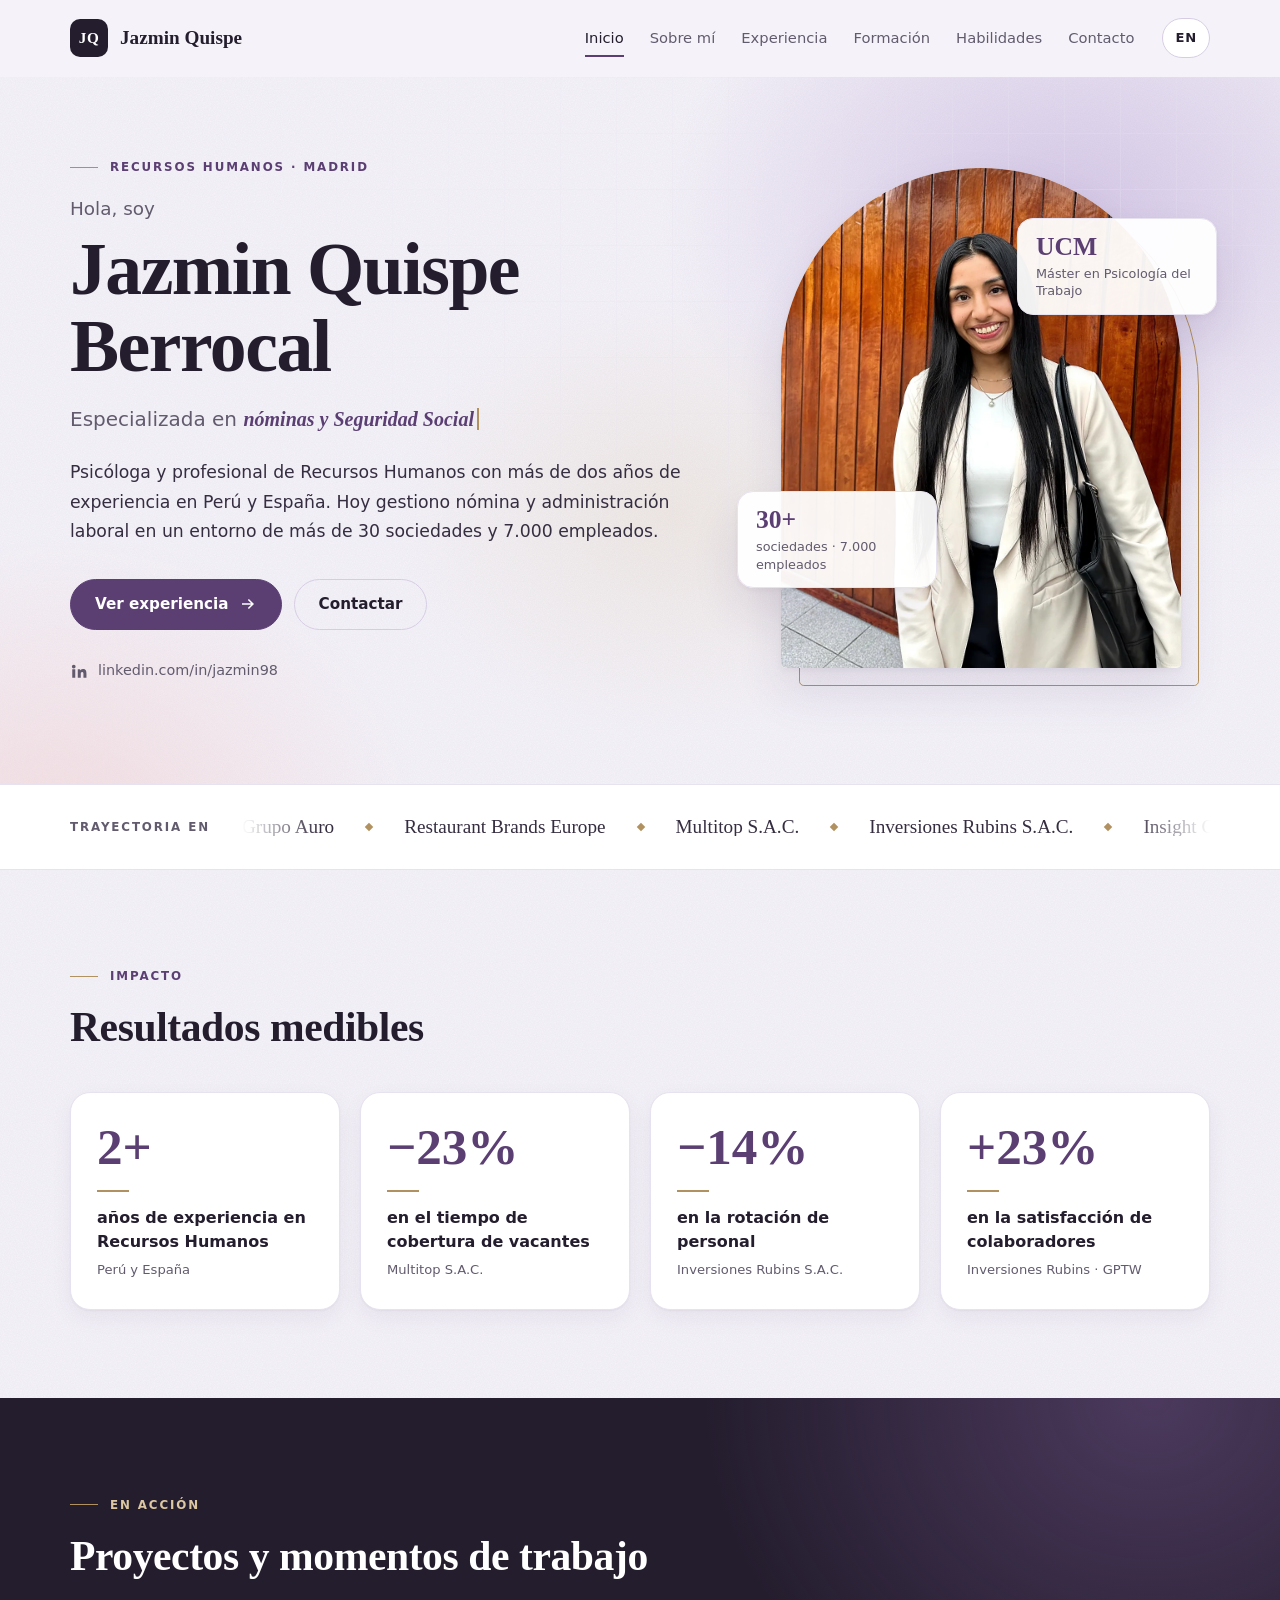
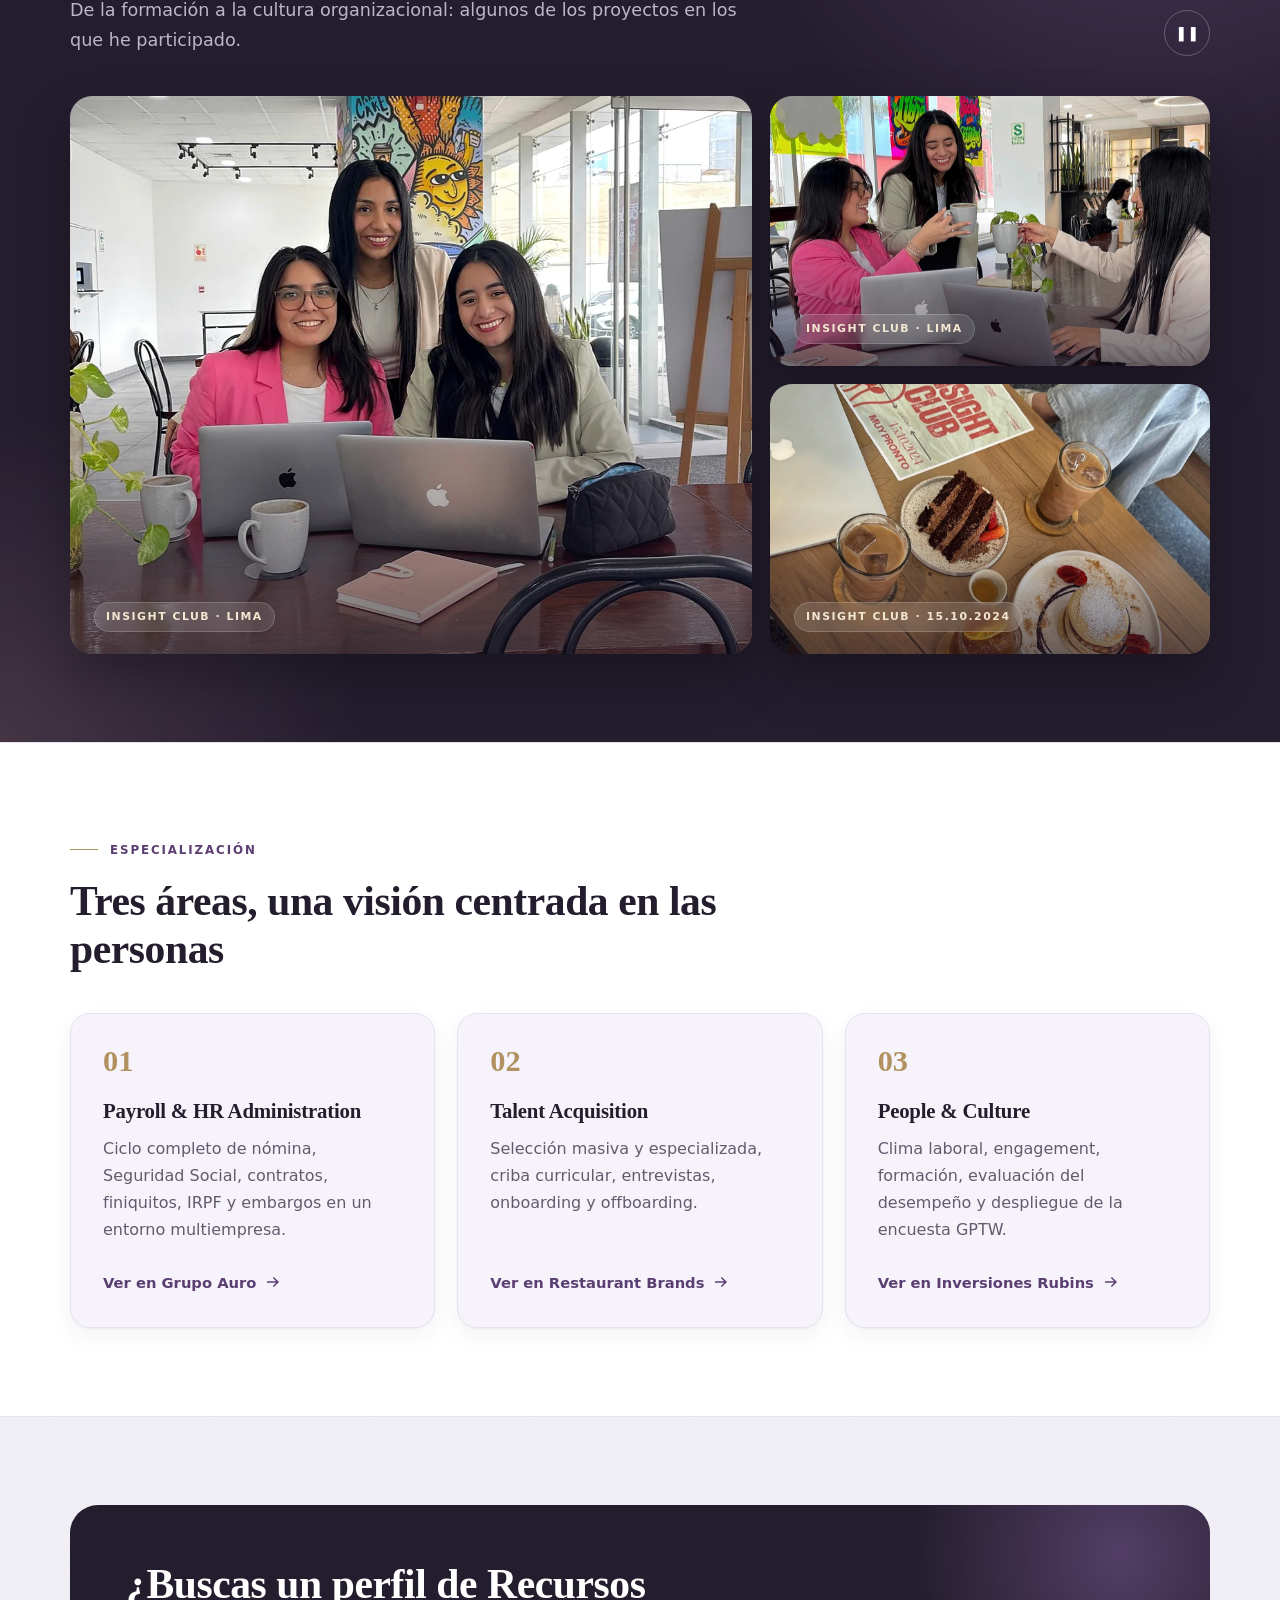
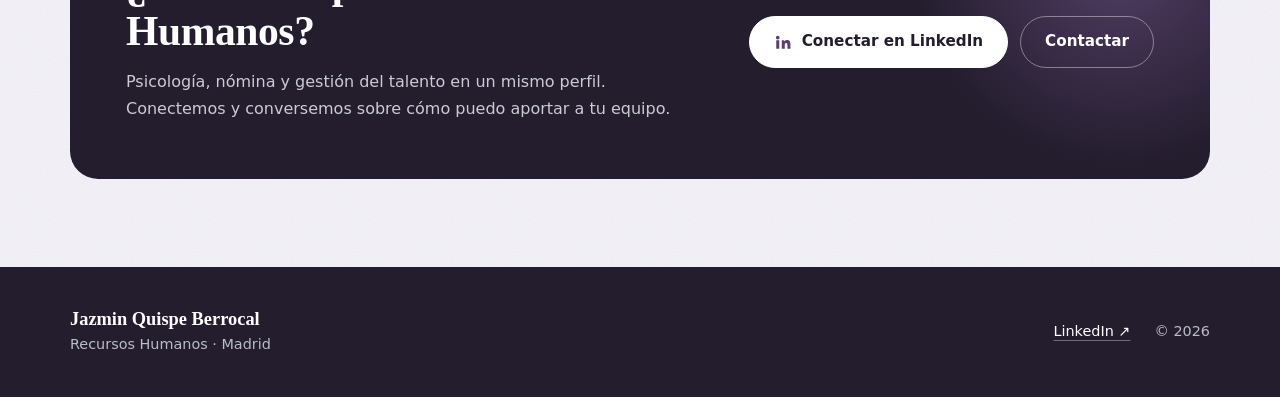
<file: index.html>
<!doctype html>
<html lang="es">

<head>
    <meta charset="UTF-8">
    <meta name="viewport" content="width=device-width, initial-scale=1">
    <meta name="description" content="Perfil profesional de Jazmin Quispe en Recursos Humanos: Payroll & HR Administration, Talent Acquisition y People & Culture.">
    <meta name="theme-color" content="#f6f4fa">
    <meta property="og:type" content="profile">
    <meta property="og:title" content="Jazmin Quispe | Recursos Humanos">
    <meta property="og:description" content="Payroll & HR Administration · Talent Acquisition · People & Culture · Madrid">
    <title>Jazmin Quispe | Recursos Humanos</title>
    <link rel="icon" href="./assets/favicon.svg" type="image/svg+xml">
    <link rel="stylesheet" href="./css/styles.css">
    <script src="./js/data.js" defer></script>
    <script src="./js/main.js" defer></script>
</head>

<body data-page="inicio">
    <a href="#contenido" class="skip">Saltar al contenido</a>
    <header class="header">
        <div class="container header-inner">
            <a class="brand" href="./index.html"><span class="brand-mark" aria-hidden="true">JQ</span><span class="brand-name">Jazmin Quispe</span></a>
            <nav class="navigation" id="navigation" aria-label="Principal"></nav>
            <button type="button" class="language-button" id="language-button" aria-label="Switch to English">EN</button>
            <button type="button" class="menu-toggle" id="menu-toggle" aria-controls="navigation" aria-expanded="false" aria-label="Abrir o cerrar menú"><span></span></button>
        </div>
    </header>
    <main id="contenido">
        <section class="hero">
            <div class="container hero-grid">
                <div class="hero-copy" id="hero-copy"></div>
                <div class="hero-visual">
                    <figure class="portrait portrait-hero">
                    <span class="portrait-fallback" aria-hidden="true">JQ</span>
                    <img class="portrait-img" alt="" width="640" height="800">
                </figure>
                    <div class="hero-badges" id="hero-badges"></div>
                </div>
            </div>
        </section>
        <section class="marquee" aria-labelledby="marquee-label">
            <div class="container marquee-inner">
                <p class="marquee-label" id="marquee-label"></p>
                <div class="marquee-track-wrap">
                    <div class="marquee-track" id="marquee-track"></div>
                </div>
            </div>
        </section>
        <section class="section">
            <div class="container" id="home-stats"></div>
        </section>
        <section class="section gallery" aria-labelledby="gallery-title">
            <div class="container">
                <div class="gallery-head">
                    <div id="gallery-heading"></div>
                    <button type="button" class="gallery-btn" id="gallery-toggle" aria-pressed="false">❚❚</button>
                </div>
                <ul class="mosaic" id="mosaic"></ul>
            </div>
        </section>
        <section class="section section-alt">
            <div class="container" id="home-areas"></div>
        </section>
        <section class="section">
            <div class="container">
                <div class="cta-band" id="home-cta"></div>
            </div>
        </section>
    </main>
    <footer class="footer">
        <div class="container footer-inner">
            <div>
                <p class="footer-name">Jazmin Quispe Berrocal</p>
                <p id="footer-copy">Recursos Humanos · Madrid</p>
            </div>
            <p class="footer-meta"><a id="footer-linkedin" href="https://www.linkedin.com/in/jazmin98" target="_blank" rel="noopener noreferrer">LinkedIn ↗</a><span>© <span id="year"></span></span></p>
        </div>
    </footer>
    <noscript>
        <p class="container">Activa JavaScript para consultar el contenido. / Enable JavaScript to view this site.</p>
    </noscript>
</body>

</html>
</file>
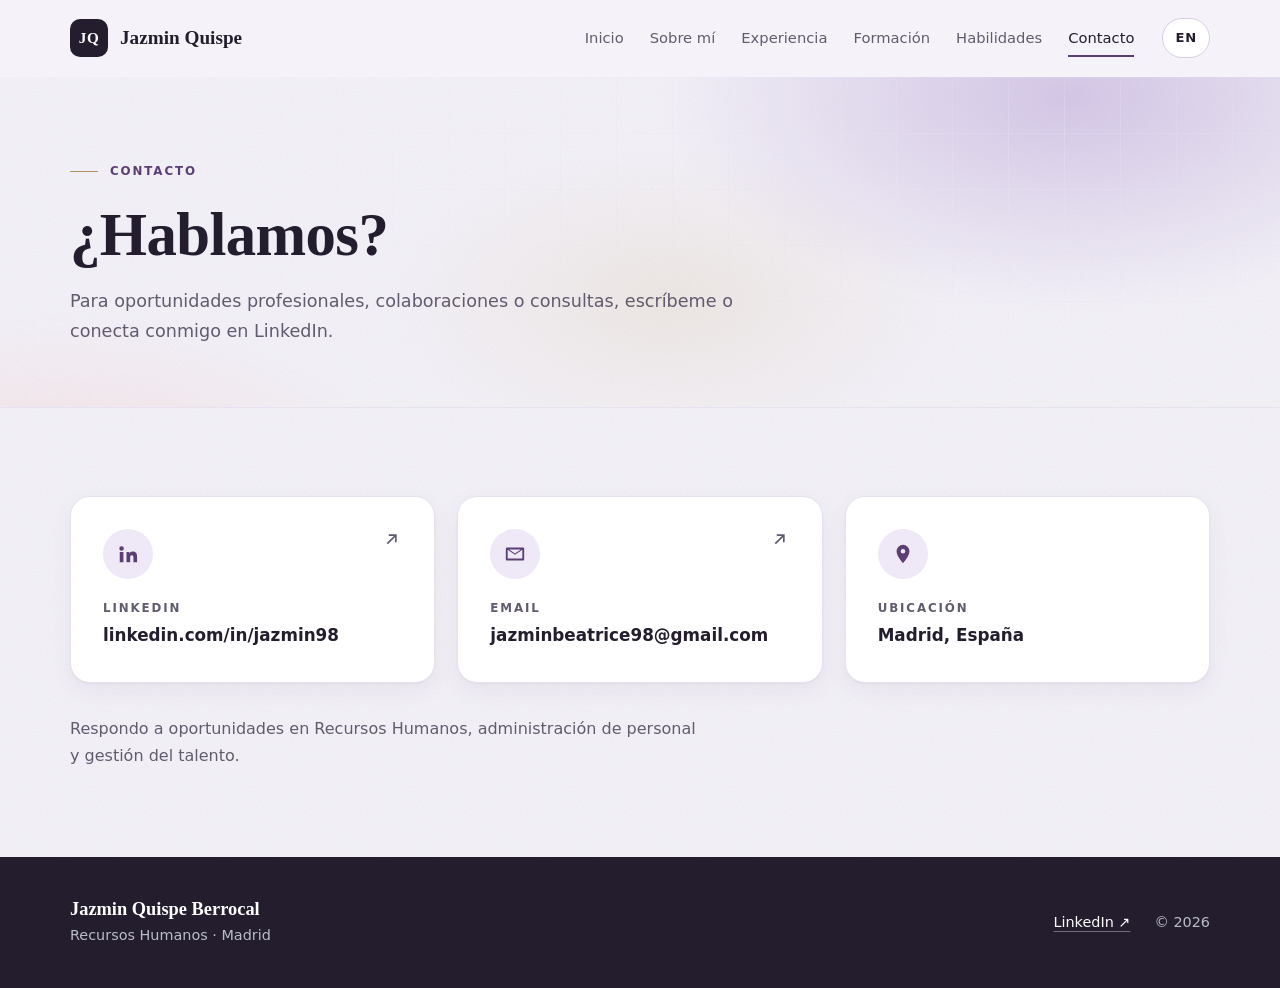
<file: contacto.html>
<!doctype html>
<html lang="es">

<head>
    <meta charset="UTF-8">
    <meta name="viewport" content="width=device-width, initial-scale=1">
    <meta name="description" content="Perfil profesional de Jazmin Quispe en Recursos Humanos: Payroll & HR Administration, Talent Acquisition y People & Culture.">
    <meta name="theme-color" content="#f6f4fa">
    <meta property="og:type" content="profile">
    <meta property="og:title" content="Jazmin Quispe | Recursos Humanos">
    <meta property="og:description" content="Payroll & HR Administration · Talent Acquisition · People & Culture · Madrid">
    <title>Jazmin Quispe | Recursos Humanos</title>
    <link rel="icon" href="./assets/favicon.svg" type="image/svg+xml">
    <link rel="stylesheet" href="./css/styles.css">
    <script src="./js/data.js" defer></script>
    <script src="./js/main.js" defer></script>
</head>

<body data-page="contacto">
    <a href="#contenido" class="skip">Saltar al contenido</a>
    <header class="header">
        <div class="container header-inner">
            <a class="brand" href="./index.html"><span class="brand-mark" aria-hidden="true">JQ</span><span class="brand-name">Jazmin Quispe</span></a>
            <nav class="navigation" id="navigation" aria-label="Principal"></nav>
            <button type="button" class="language-button" id="language-button" aria-label="Switch to English">EN</button>
            <button type="button" class="menu-toggle" id="menu-toggle" aria-controls="navigation" aria-expanded="false" aria-label="Abrir o cerrar menú"><span></span></button>
        </div>
    </header>
    <main id="contenido">
        <section class="page-banner">
            <div class="container" id="page-banner"></div>
        </section>
        <section class="section">
            <div class="container" id="contact"></div>
        </section>
    </main>
    <footer class="footer">
        <div class="container footer-inner">
            <div>
                <p class="footer-name">Jazmin Quispe Berrocal</p>
                <p id="footer-copy">Recursos Humanos · Madrid</p>
            </div>
            <p class="footer-meta"><a id="footer-linkedin" href="https://www.linkedin.com/in/jazmin98" target="_blank" rel="noopener noreferrer">LinkedIn ↗</a><span>© <span id="year"></span></span></p>
        </div>
    </footer>
    <noscript>
        <p class="container">Activa JavaScript para consultar el contenido. / Enable JavaScript to view this site.</p>
    </noscript>
</body>

</html>
</file>
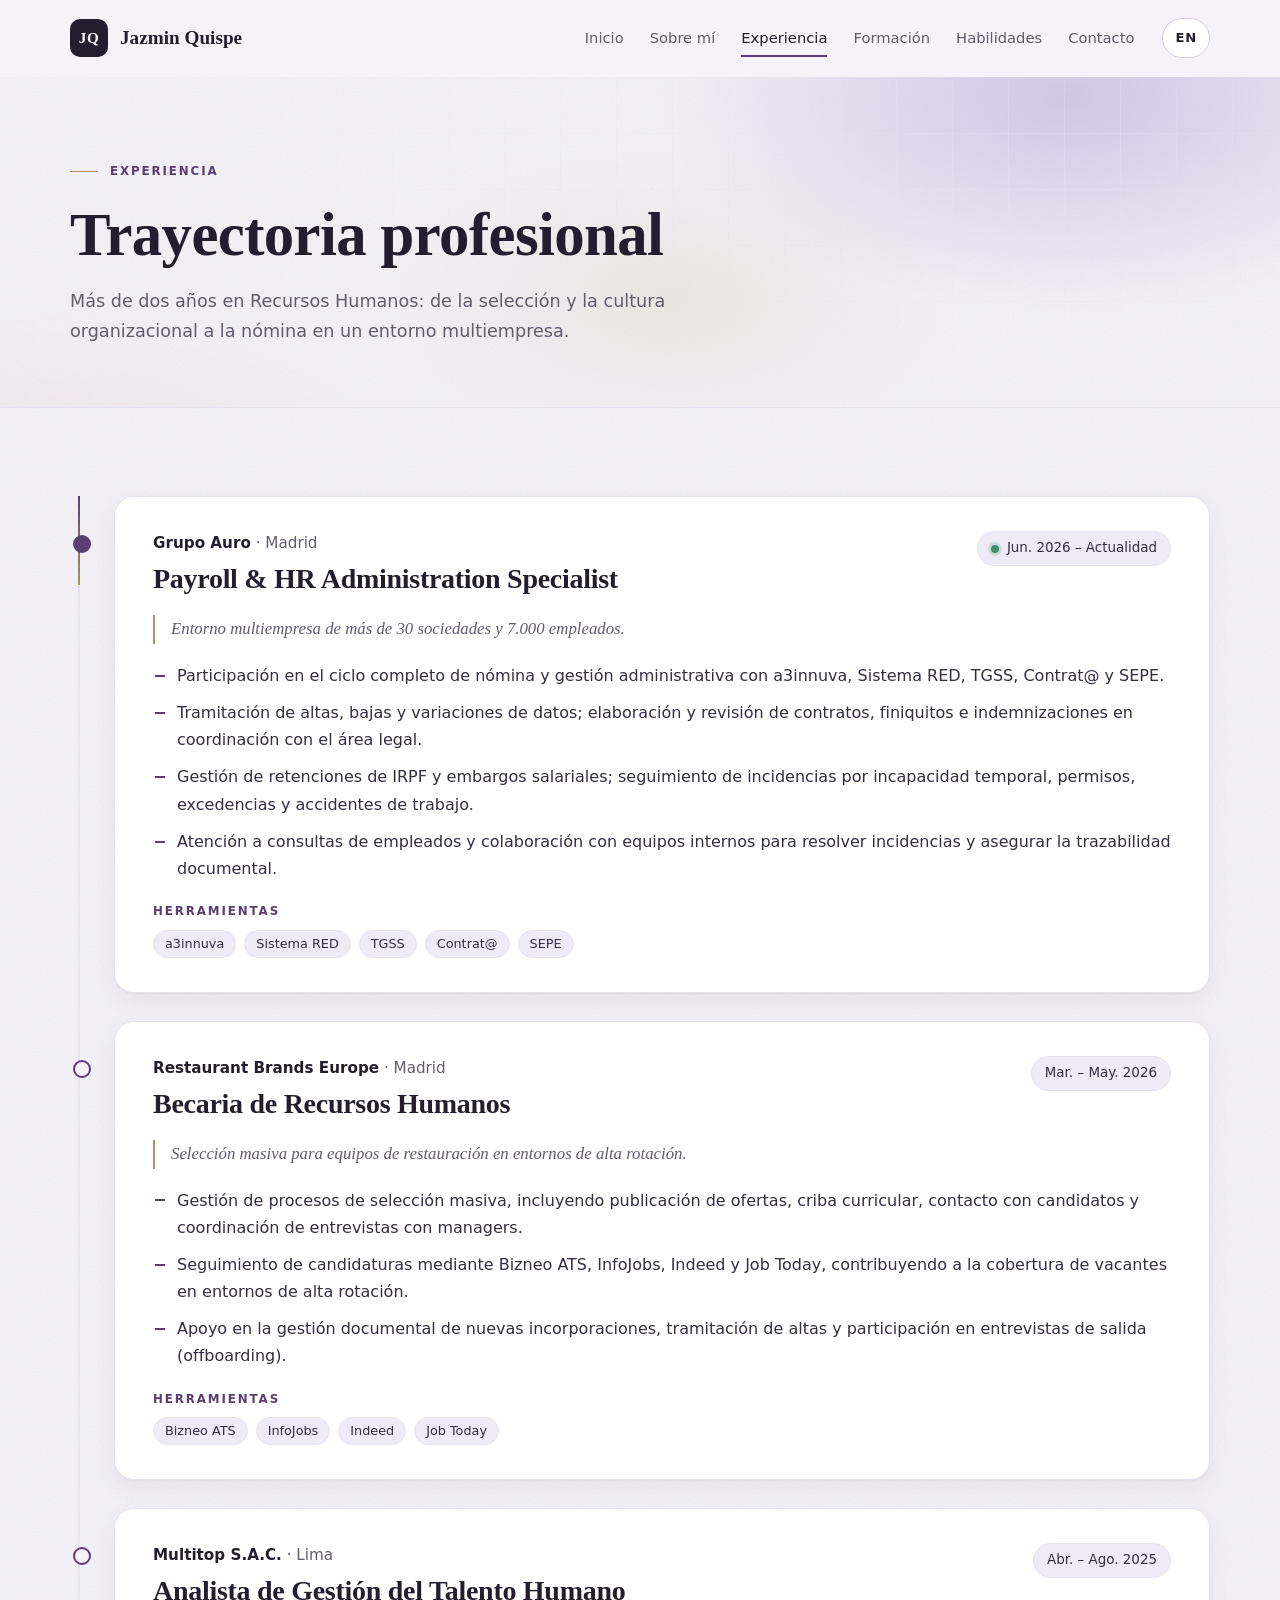
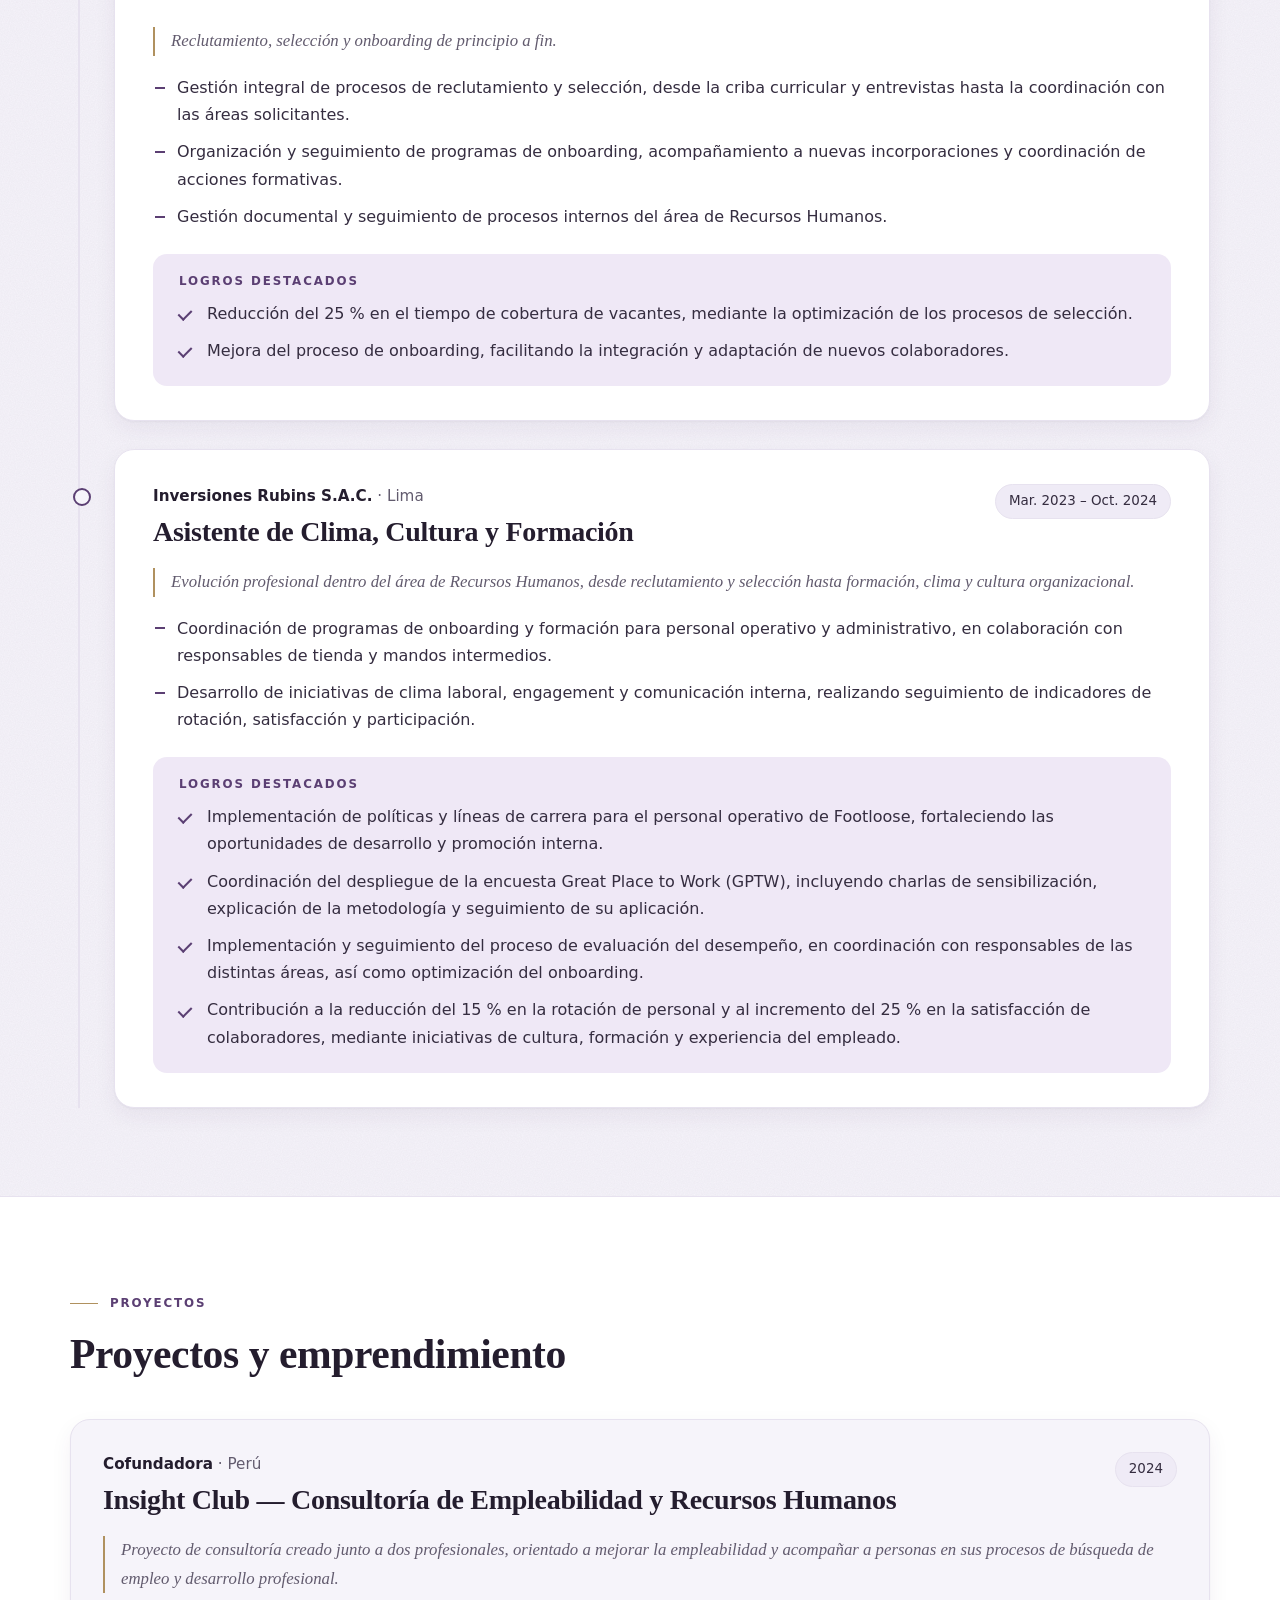
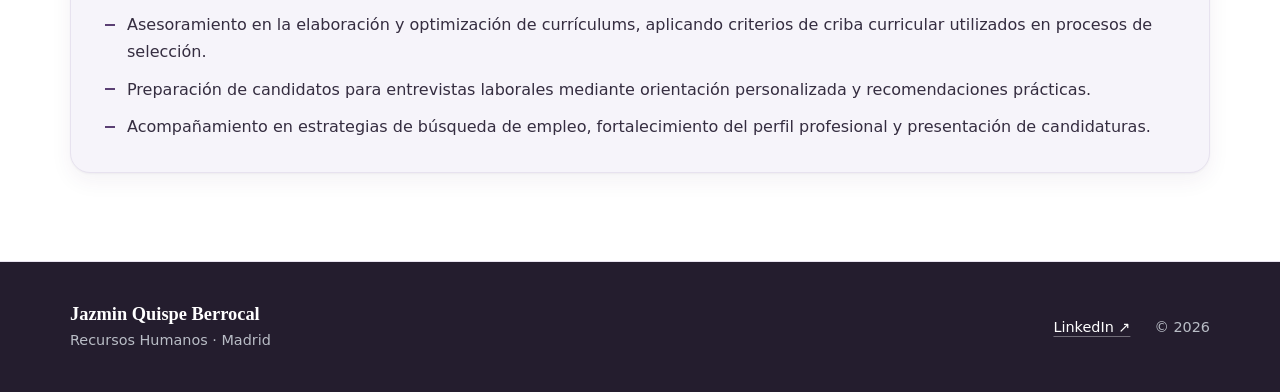
<file: experiencia.html>
<!doctype html>
<html lang="es">

<head>
    <meta charset="UTF-8">
    <meta name="viewport" content="width=device-width, initial-scale=1">
    <meta name="description" content="Perfil profesional de Jazmin Quispe en Recursos Humanos: Payroll & HR Administration, Talent Acquisition y People & Culture.">
    <meta name="theme-color" content="#f6f4fa">
    <meta property="og:type" content="profile">
    <meta property="og:title" content="Jazmin Quispe | Recursos Humanos">
    <meta property="og:description" content="Payroll & HR Administration · Talent Acquisition · People & Culture · Madrid">
    <title>Jazmin Quispe | Recursos Humanos</title>
    <link rel="icon" href="./assets/favicon.svg" type="image/svg+xml">
    <link rel="stylesheet" href="./css/styles.css">
    <script src="./js/data.js" defer></script>
    <script src="./js/main.js" defer></script>
</head>

<body data-page="experiencia">
    <a href="#contenido" class="skip">Saltar al contenido</a>
    <header class="header">
        <div class="container header-inner">
            <a class="brand" href="./index.html"><span class="brand-mark" aria-hidden="true">JQ</span><span class="brand-name">Jazmin Quispe</span></a>
            <nav class="navigation" id="navigation" aria-label="Principal"></nav>
            <button type="button" class="language-button" id="language-button" aria-label="Switch to English">EN</button>
            <button type="button" class="menu-toggle" id="menu-toggle" aria-controls="navigation" aria-expanded="false" aria-label="Abrir o cerrar menú"><span></span></button>
        </div>
    </header>
    <main id="contenido">
        <section class="page-banner">
            <div class="container" id="page-banner"></div>
        </section>
        <section class="section">
            <div class="container">
                <div class="timeline" id="experience-list"></div>
            </div>
        </section>
        <section class="section section-alt">
            <div class="container" id="project-list"></div>
        </section>
    </main>
    <footer class="footer">
        <div class="container footer-inner">
            <div>
                <p class="footer-name">Jazmin Quispe Berrocal</p>
                <p id="footer-copy">Recursos Humanos · Madrid</p>
            </div>
            <p class="footer-meta"><a id="footer-linkedin" href="https://www.linkedin.com/in/jazmin98" target="_blank" rel="noopener noreferrer">LinkedIn ↗</a><span>© <span id="year"></span></span></p>
        </div>
    </footer>
    <noscript>
        <p class="container">Activa JavaScript para consultar el contenido. / Enable JavaScript to view this site.</p>
    </noscript>
</body>

</html>
</file>
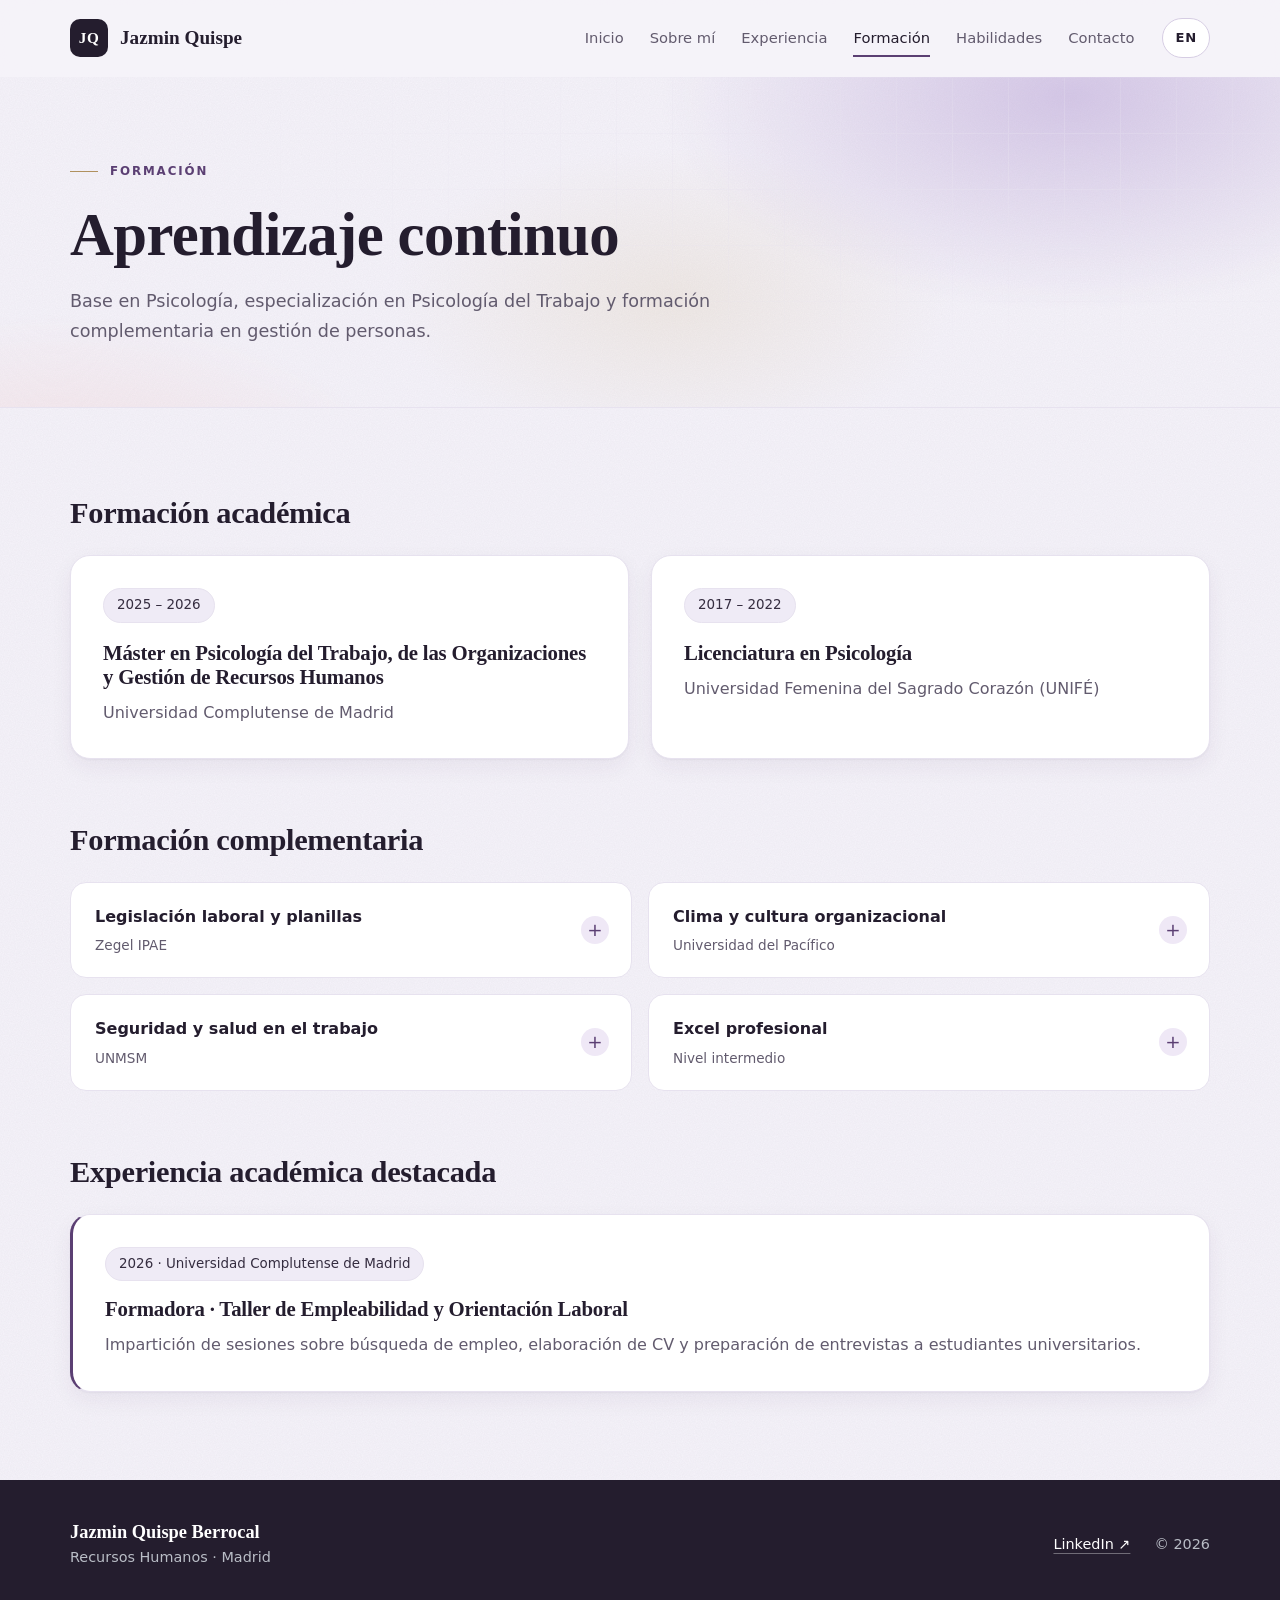
<file: formacion.html>
<!doctype html>
<html lang="es">

<head>
    <meta charset="UTF-8">
    <meta name="viewport" content="width=device-width, initial-scale=1">
    <meta name="description" content="Perfil profesional de Jazmin Quispe en Recursos Humanos: Payroll & HR Administration, Talent Acquisition y People & Culture.">
    <meta name="theme-color" content="#f6f4fa">
    <meta property="og:type" content="profile">
    <meta property="og:title" content="Jazmin Quispe | Recursos Humanos">
    <meta property="og:description" content="Payroll & HR Administration · Talent Acquisition · People & Culture · Madrid">
    <title>Jazmin Quispe | Recursos Humanos</title>
    <link rel="icon" href="./assets/favicon.svg" type="image/svg+xml">
    <link rel="stylesheet" href="./css/styles.css">
    <script src="./js/data.js" defer></script>
    <script src="./js/main.js" defer></script>
</head>

<body data-page="formacion">
    <a href="#contenido" class="skip">Saltar al contenido</a>
    <header class="header">
        <div class="container header-inner">
            <a class="brand" href="./index.html"><span class="brand-mark" aria-hidden="true">JQ</span><span class="brand-name">Jazmin Quispe</span></a>
            <nav class="navigation" id="navigation" aria-label="Principal"></nav>
            <button type="button" class="language-button" id="language-button" aria-label="Switch to English">EN</button>
            <button type="button" class="menu-toggle" id="menu-toggle" aria-controls="navigation" aria-expanded="false" aria-label="Abrir o cerrar menú"><span></span></button>
        </div>
    </header>
    <main id="contenido">
        <section class="page-banner">
            <div class="container" id="page-banner"></div>
        </section>
        <section class="section">
            <div class="container" id="education"></div>
        </section>
    </main>
    <footer class="footer">
        <div class="container footer-inner">
            <div>
                <p class="footer-name">Jazmin Quispe Berrocal</p>
                <p id="footer-copy">Recursos Humanos · Madrid</p>
            </div>
            <p class="footer-meta"><a id="footer-linkedin" href="https://www.linkedin.com/in/jazmin98" target="_blank" rel="noopener noreferrer">LinkedIn ↗</a><span>© <span id="year"></span></span></p>
        </div>
    </footer>
    <noscript>
        <p class="container">Activa JavaScript para consultar el contenido. / Enable JavaScript to view this site.</p>
    </noscript>
</body>

</html>
</file>
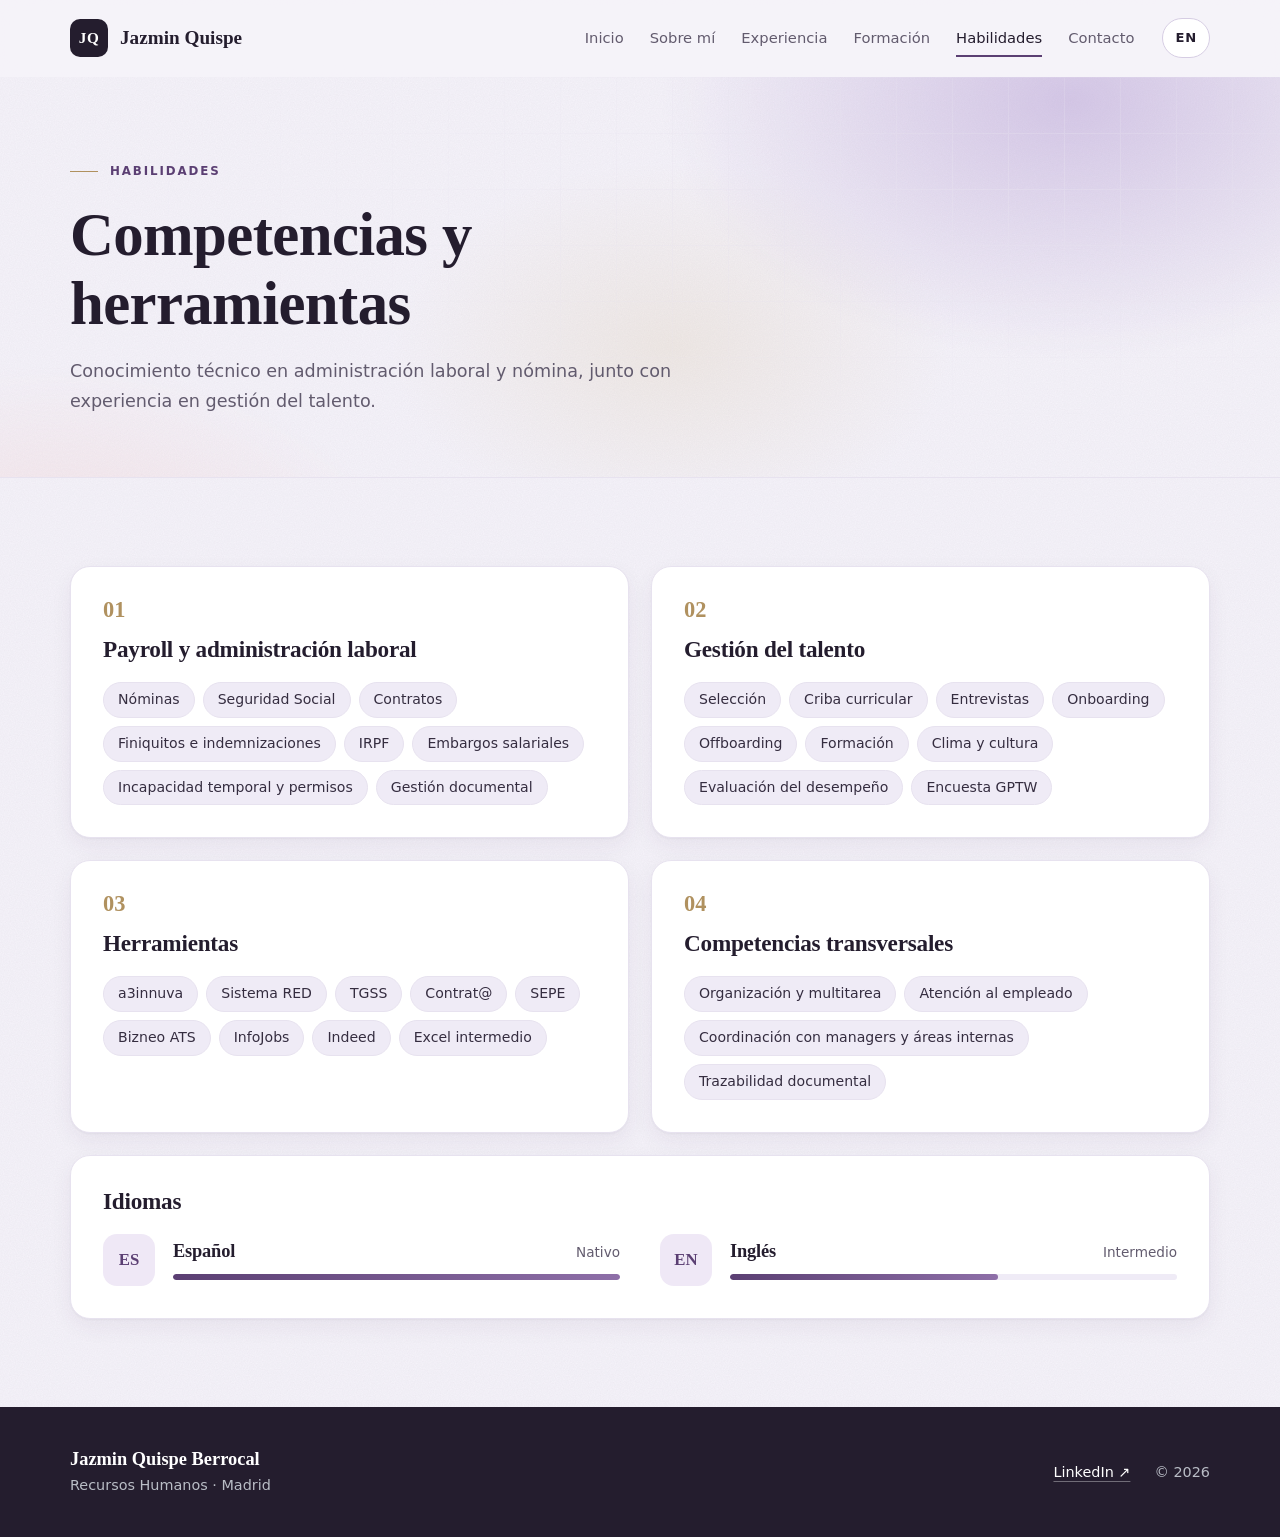
<file: habilidades.html>
<!doctype html>
<html lang="es">

<head>
    <meta charset="UTF-8">
    <meta name="viewport" content="width=device-width, initial-scale=1">
    <meta name="description" content="Perfil profesional de Jazmin Quispe en Recursos Humanos: Payroll & HR Administration, Talent Acquisition y People & Culture.">
    <meta name="theme-color" content="#f6f4fa">
    <meta property="og:type" content="profile">
    <meta property="og:title" content="Jazmin Quispe | Recursos Humanos">
    <meta property="og:description" content="Payroll & HR Administration · Talent Acquisition · People & Culture · Madrid">
    <title>Jazmin Quispe | Recursos Humanos</title>
    <link rel="icon" href="./assets/favicon.svg" type="image/svg+xml">
    <link rel="stylesheet" href="./css/styles.css">
    <script src="./js/data.js" defer></script>
    <script src="./js/main.js" defer></script>
</head>

<body data-page="habilidades">
    <a href="#contenido" class="skip">Saltar al contenido</a>
    <header class="header">
        <div class="container header-inner">
            <a class="brand" href="./index.html"><span class="brand-mark" aria-hidden="true">JQ</span><span class="brand-name">Jazmin Quispe</span></a>
            <nav class="navigation" id="navigation" aria-label="Principal"></nav>
            <button type="button" class="language-button" id="language-button" aria-label="Switch to English">EN</button>
            <button type="button" class="menu-toggle" id="menu-toggle" aria-controls="navigation" aria-expanded="false" aria-label="Abrir o cerrar menú"><span></span></button>
        </div>
    </header>
    <main id="contenido">
        <section class="page-banner">
            <div class="container" id="page-banner"></div>
        </section>
        <section class="section">
            <div class="container skills-layout" id="skills"></div>
        </section>
    </main>
    <footer class="footer">
        <div class="container footer-inner">
            <div>
                <p class="footer-name">Jazmin Quispe Berrocal</p>
                <p id="footer-copy">Recursos Humanos · Madrid</p>
            </div>
            <p class="footer-meta"><a id="footer-linkedin" href="https://www.linkedin.com/in/jazmin98" target="_blank" rel="noopener noreferrer">LinkedIn ↗</a><span>© <span id="year"></span></span></p>
        </div>
    </footer>
    <noscript>
        <p class="container">Activa JavaScript para consultar el contenido. / Enable JavaScript to view this site.</p>
    </noscript>
</body>

</html>
</file>
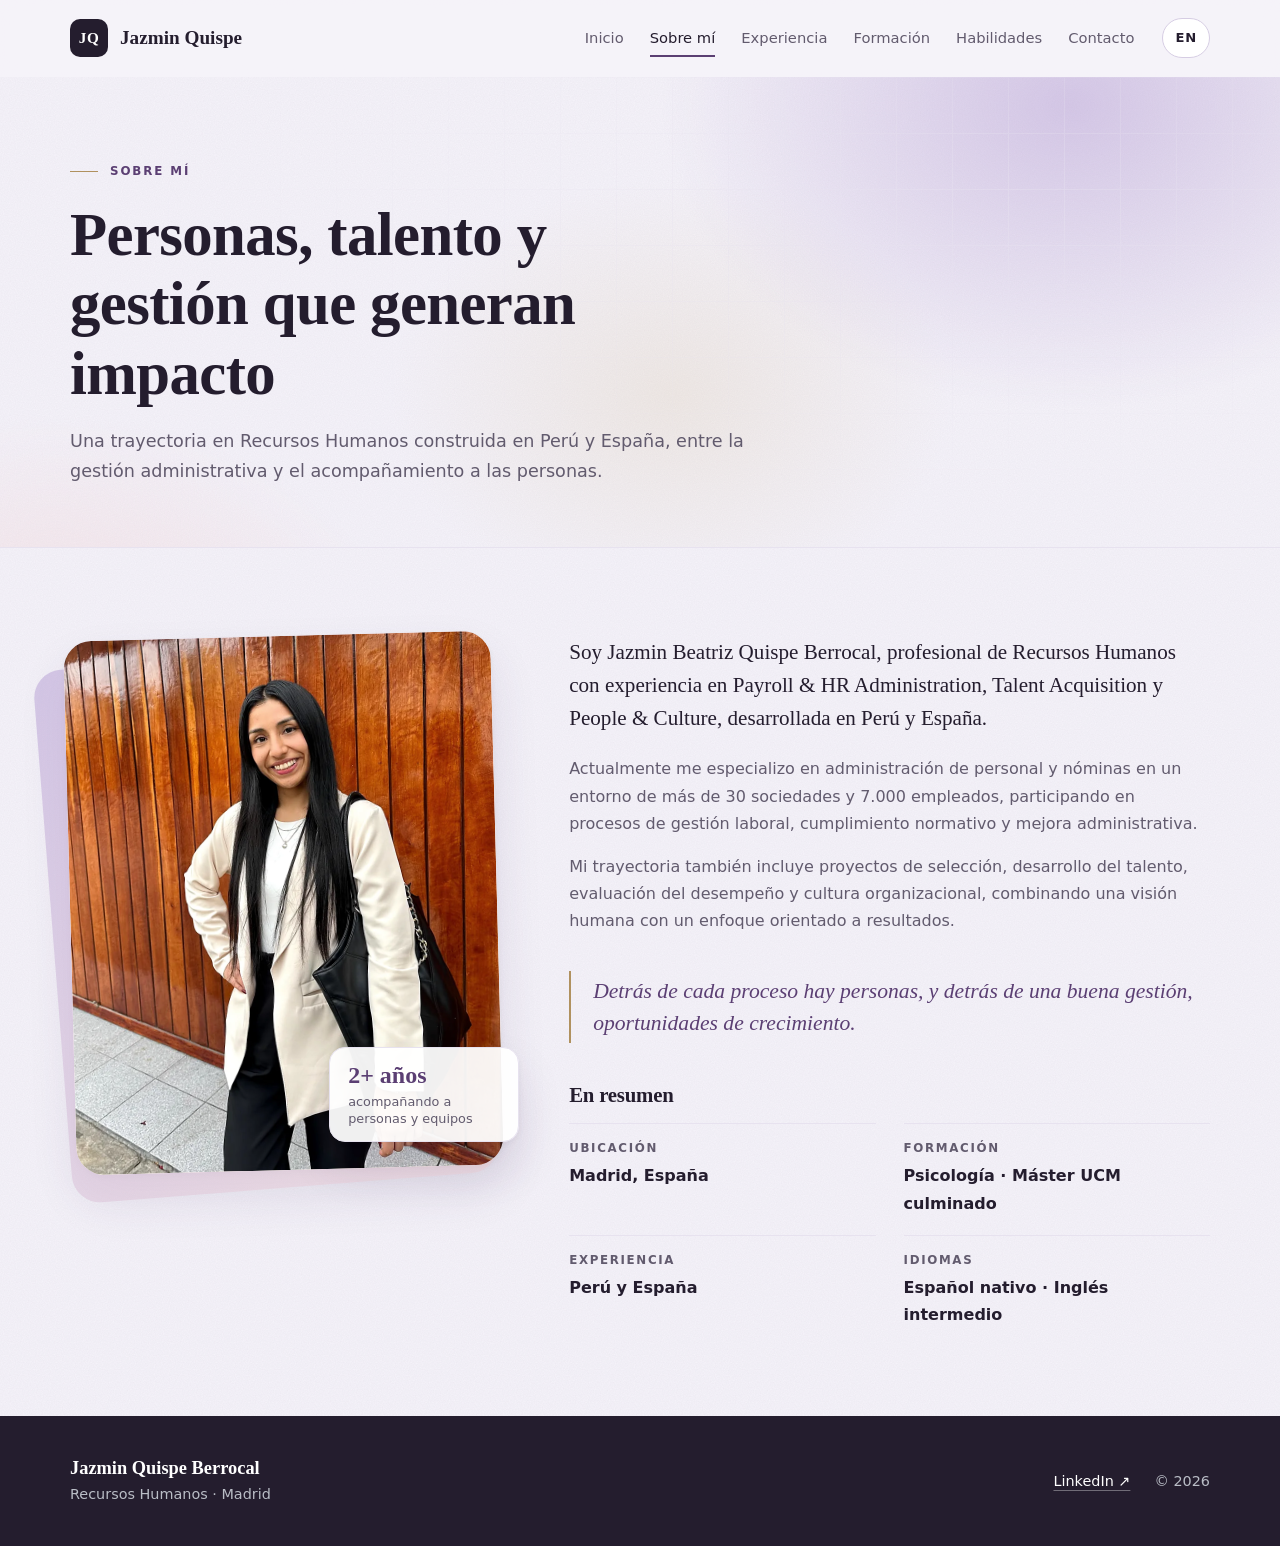
<file: sobre-mi.html>
<!doctype html>
<html lang="es">

<head>
    <meta charset="UTF-8">
    <meta name="viewport" content="width=device-width, initial-scale=1">
    <meta name="description" content="Perfil profesional de Jazmin Quispe en Recursos Humanos: Payroll & HR Administration, Talent Acquisition y People & Culture.">
    <meta name="theme-color" content="#f6f4fa">
    <meta property="og:type" content="profile">
    <meta property="og:title" content="Jazmin Quispe | Recursos Humanos">
    <meta property="og:description" content="Payroll & HR Administration · Talent Acquisition · People & Culture · Madrid">
    <title>Jazmin Quispe | Recursos Humanos</title>
    <link rel="icon" href="./assets/favicon.svg" type="image/svg+xml">
    <link rel="stylesheet" href="./css/styles.css">
    <script src="./js/data.js" defer></script>
    <script src="./js/main.js" defer></script>
</head>

<body data-page="sobre-mi">
    <a href="#contenido" class="skip">Saltar al contenido</a>
    <header class="header">
        <div class="container header-inner">
            <a class="brand" href="./index.html"><span class="brand-mark" aria-hidden="true">JQ</span><span class="brand-name">Jazmin Quispe</span></a>
            <nav class="navigation" id="navigation" aria-label="Principal"></nav>
            <button type="button" class="language-button" id="language-button" aria-label="Switch to English">EN</button>
            <button type="button" class="menu-toggle" id="menu-toggle" aria-controls="navigation" aria-expanded="false" aria-label="Abrir o cerrar menú"><span></span></button>
        </div>
    </header>
    <main id="contenido">
        <section class="page-banner">
            <div class="container" id="page-banner"></div>
        </section>
        <section class="section">
            <div class="container about-layout">
                <div class="about-visual">
                    <figure class="portrait portrait-about">
                        <span class="portrait-fallback" aria-hidden="true">JQ</span>
                        <img class="portrait-img" data-photo="about" alt="" width="640" height="800">
                    </figure>
                    <div class="about-badge" id="about-badge"></div>
                </div>
                <div id="about-text"></div>
            </div>
        </section>
    </main>
    <footer class="footer">
        <div class="container footer-inner">
            <div>
                <p class="footer-name">Jazmin Quispe Berrocal</p>
                <p id="footer-copy">Recursos Humanos · Madrid</p>
            </div>
            <p class="footer-meta"><a id="footer-linkedin" href="https://www.linkedin.com/in/jazmin98" target="_blank" rel="noopener noreferrer">LinkedIn ↗</a><span>© <span id="year"></span></span></p>
        </div>
    </footer>
    <noscript>
        <p class="container">Activa JavaScript para consultar el contenido. / Enable JavaScript to view this site.</p>
    </noscript>
</body>

</html>
</file>
<file: css/styles.css>
/* ============================================================
   CV Jazmin Quispe · Estilo editorial profesional
   Paleta "lavanda niebla": blanco lavanda con resplandores
   ciruela y rosa, grano fino, un acento ciruela
   y detalles en arena. Titulares en serif.
   ============================================================ */

:root {
  --bg: #f6f4fa;
  --surface: #ffffff;
  --surface-2: #efebf6;
  --ink: #241d2e;
  --ink-2: #352d40;
  --muted: #625b6e;
  --line: #e7e2ef;
  --line-strong: #d6cde3;
  --accent: #5b3f73;
  --accent-strong: #46305a;
  --accent-soft: #efe8f6;
  --plum-glow: #b9a3d6;
  --rose-glow: #f0d5d8;
  --sand: #b0915f;
  --sand-soft: #f6ece6;
  --shadow-sm: 0 1px 2px rgb(36 29 46 / 4%), 0 8px 22px rgb(60 40 90 / 6%);
  --shadow-md: 0 2px 6px rgb(36 29 46 / 5%), 0 24px 48px rgb(60 40 90 / 11%);
  /* Grano fino tipo papel fotográfico */
  --grain: url("data:image/svg+xml,%3Csvg xmlns='http://www.w3.org/2000/svg' width='160' height='160'%3E%3Cfilter id='n'%3E%3CfeTurbulence type='fractalNoise' baseFrequency='.85' numOctaves='2' stitchTiles='stitch'/%3E%3CfeColorMatrix values='0 0 0 0 .25 0 0 0 0 .18 0 0 0 0 .35 .09 0 0 0 0'/%3E%3C/filter%3E%3Crect width='100%25' height='100%25' filter='url(%23n)'/%3E%3C/svg%3E");
  --serif: "Iowan Old Style", "Palatino Linotype", "Book Antiqua", Palatino, Georgia, serif;
  --sans: "Segoe UI", system-ui, -apple-system, "Helvetica Neue", Arial, sans-serif;
  --ease: cubic-bezier(0.2, 0.7, 0.2, 1);
  --header-h: 76px;
}

* {
  box-sizing: border-box;
}

html {
  scroll-behavior: smooth;
}

body {
  margin: 0;
  background: var(--bg) var(--grain);
  color: var(--ink);
  font: 16px/1.7 var(--sans);
  -webkit-font-smoothing: antialiased;
}

a {
  color: inherit;
  text-decoration: none;
}

button,
input,
textarea {
  font: inherit;
}

button {
  cursor: pointer;
}

img {
  display: block;
  max-width: 100%;
}

h1,
h2,
h3,
h4,
p,
figure,
blockquote {
  margin-top: 0;
}

h1,
h2,
h3 {
  font-family: var(--serif);
  font-weight: 600;
  line-height: 1.15;
  letter-spacing: -0.01em;
  color: var(--ink);
}

h1 {
  font-size: clamp(2.4rem, 5vw, 3.8rem);
}

h2 {
  font-size: clamp(1.8rem, 3.4vw, 2.6rem);
}

h3 {
  font-size: 1.3rem;
}

::selection {
  background: var(--accent-soft);
  color: var(--accent-strong);
}

a:focus-visible,
button:focus-visible,
summary:focus-visible {
  outline: 2px solid var(--accent);
  outline-offset: 4px;
  border-radius: 6px;
}

.container {
  width: min(1140px, calc(100% - 40px));
  margin: 0 auto;
}

.skip {
  position: fixed;
  left: 15px;
  top: -100px;
  z-index: 100;
  padding: 12px 16px;
  background: var(--surface);
  border-radius: 8px;
}

.skip:focus {
  top: 10px;
}

.sr-only {
  position: absolute;
  width: 1px;
  height: 1px;
  overflow: hidden;
  clip-path: inset(50%);
  white-space: nowrap;
}

[hidden] {
  display: none !important;
}

.icon {
  display: inline-flex;
  width: 18px;
  height: 18px;
}

.icon svg {
  width: 100%;
  height: 100%;
  fill: currentColor;
}

/* ---------- Cabecera ---------- */

.header {
  position: sticky;
  top: 0;
  z-index: 50;
  background: rgb(246 244 250 / 84%);
  border-bottom: 1px solid transparent;
  backdrop-filter: blur(14px);
  -webkit-backdrop-filter: blur(14px);
  transition: border-color 0.3s, box-shadow 0.3s;
  view-transition-name: site-header;
}

.header.is-scrolled {
  border-bottom-color: var(--line);
  box-shadow: 0 8px 24px rgb(31 36 48 / 5%);
}

.header-inner {
  display: flex;
  align-items: center;
  gap: 28px;
  min-height: var(--header-h);
}

.brand {
  display: inline-flex;
  align-items: center;
  gap: 12px;
  white-space: nowrap;
}

.brand-mark {
  display: grid;
  place-items: center;
  width: 38px;
  height: 38px;
  border-radius: 10px;
  background: var(--ink);
  color: #fff;
  font: 600 0.95rem/1 var(--serif);
  letter-spacing: 0.04em;
  transition: background-color 0.3s;
}

.brand:hover .brand-mark {
  background: var(--accent);
}

.brand-name {
  font: 600 1.2rem/1 var(--serif);
}

.navigation {
  display: flex;
  align-items: center;
  gap: 26px;
  margin-left: auto;
}

.navigation a {
  position: relative;
  padding: 6px 0;
  color: var(--muted);
  font-size: 0.92rem;
  transition: color 0.25s;
}

.navigation a:after {
  content: "";
  position: absolute;
  left: 0;
  right: 0;
  bottom: 0;
  height: 2px;
  background: var(--accent);
  transform: scaleX(0);
  transform-origin: left;
  transition: transform 0.3s var(--ease);
}

.navigation a:hover,
.navigation a[aria-current="page"] {
  color: var(--ink);
}

.navigation a:hover:after,
.navigation a[aria-current="page"]:after {
  transform: scaleX(1);
}

.language-button {
  min-width: 44px;
  height: 40px;
  padding: 0 12px;
  border: 1px solid var(--line-strong);
  border-radius: 999px;
  background: var(--surface);
  color: var(--ink);
  font-size: 0.82rem;
  font-weight: 700;
  letter-spacing: 0.06em;
  transition: border-color 0.25s, color 0.25s;
}

.language-button:hover {
  border-color: var(--accent);
  color: var(--accent);
}

.menu-toggle {
  display: none;
  position: relative;
  width: 44px;
  height: 40px;
  border: 1px solid var(--line-strong);
  border-radius: 10px;
  background: var(--surface);
}

.menu-toggle span,
.menu-toggle span:before,
.menu-toggle span:after {
  position: absolute;
  left: 50%;
  width: 18px;
  height: 2px;
  margin-left: -9px;
  border-radius: 2px;
  background: var(--ink);
  transition: transform 0.3s var(--ease), opacity 0.2s;
}

.menu-toggle span {
  top: 50%;
  margin-top: -1px;
}

.menu-toggle span:before,
.menu-toggle span:after {
  content: "";
  left: 0;
  margin-left: 0;
}

.menu-toggle span:before {
  top: -6px;
}

.menu-toggle span:after {
  top: 6px;
}

.menu-toggle[aria-expanded="true"] span {
  background: transparent;
}

.menu-toggle[aria-expanded="true"] span:before {
  transform: translateY(6px) rotate(45deg);
}

.menu-toggle[aria-expanded="true"] span:after {
  transform: translateY(-6px) rotate(-45deg);
}

/* Barra de lectura y volver arriba */
.scroll-progress {
  position: fixed;
  top: 0;
  left: 0;
  right: 0;
  z-index: 70;
  height: 2px;
  background: linear-gradient(90deg, var(--accent), var(--sand));
  transform: scaleX(0);
  transform-origin: left;
  pointer-events: none;
}

.to-top {
  position: fixed;
  right: 22px;
  bottom: 22px;
  z-index: 40;
  width: 46px;
  height: 46px;
  border: 0;
  border-radius: 50%;
  background: var(--ink);
  color: #fff;
  font-size: 1.1rem;
  box-shadow: var(--shadow-md);
  opacity: 0;
  visibility: hidden;
  transform: translateY(12px);
  transition: opacity 0.3s, transform 0.3s, visibility 0.3s, background-color 0.3s;
}

.to-top.is-visible {
  opacity: 1;
  visibility: visible;
  transform: none;
}

.to-top:hover {
  background: var(--accent);
}

/* ---------- Elementos comunes ---------- */

.eyebrow {
  display: inline-flex;
  align-items: center;
  gap: 12px;
  margin-bottom: 18px;
  color: var(--accent);
  font-size: 0.74rem;
  font-weight: 700;
  letter-spacing: 0.16em;
  text-transform: uppercase;
}

.eyebrow:before {
  content: "";
  width: 28px;
  height: 1px;
  background: var(--sand);
}

.lead {
  max-width: 62ch;
  color: var(--muted);
  font-size: 1.1rem;
}

.copy {
  color: var(--muted);
}

.section {
  padding: 88px 0;
}

.section-alt {
  background: var(--surface);
  border-top: 1px solid var(--line);
  border-bottom: 1px solid var(--line);
}

.section-alt .card {
  background: var(--bg);
}

.section-alt .card:hover {
  background: var(--surface);
}

.section-heading {
  max-width: 720px;
  margin-bottom: 40px;
}

.section-heading h2 {
  margin-bottom: 0;
}

.section-heading .lead {
  margin: 16px 0 0;
}

.subheading {
  margin: 64px 0 24px;
  font-size: clamp(1.5rem, 2.6vw, 1.9rem);
}

.subheading:first-child {
  margin-top: 0;
}

.button {
  display: inline-flex;
  align-items: center;
  justify-content: center;
  gap: 10px;
  min-height: 48px;
  padding: 12px 24px;
  border: 1px solid var(--accent);
  border-radius: 999px;
  background: var(--accent);
  color: #fff;
  font-weight: 600;
  font-size: 0.95rem;
  transition: background-color 0.25s, border-color 0.25s, color 0.25s, transform 0.25s, box-shadow 0.25s;
}

.button:hover {
  background: var(--accent-strong);
  border-color: var(--accent-strong);
  transform: translateY(-2px);
  box-shadow: 0 10px 24px rgb(91 63 115 / 24%);
}

.button .icon {
  transition: transform 0.25s var(--ease);
}

.button:hover .icon {
  transform: translateX(3px);
}

.button-ghost {
  border-color: var(--line-strong);
  background: transparent;
  color: var(--ink);
}

.button-ghost:hover {
  border-color: var(--accent);
  background: transparent;
  color: var(--accent);
  box-shadow: none;
}

.button-light {
  border-color: #fff;
  background: #fff;
  color: var(--ink);
}

.button-light:hover {
  border-color: #fff;
  background: #fff;
  color: var(--accent);
  box-shadow: 0 10px 24px rgb(0 0 0 / 25%);
}

.button-light .icon {
  color: var(--accent);
}

.button-light:hover .icon {
  transform: none;
}

.button-outline-light {
  border-color: rgb(255 255 255 / 40%);
  background: transparent;
  color: #fff;
}

.button-outline-light:hover {
  border-color: #fff;
  background: rgb(255 255 255 / 8%);
  box-shadow: none;
}

.actions {
  display: flex;
  flex-wrap: wrap;
  gap: 12px;
}

.text-link {
  display: inline-flex;
  align-items: center;
  gap: 8px;
  color: var(--accent);
  font-weight: 600;
  font-size: 0.92rem;
}

.text-link .icon {
  transition: transform 0.25s var(--ease);
}

.text-link:hover .icon,
.area:hover .text-link .icon {
  transform: translateX(4px);
}

.card {
  position: relative;
  padding: 32px;
  border: 1px solid var(--line);
  border-radius: 20px;
  background: var(--surface);
  box-shadow: var(--shadow-sm);
  transition: transform 0.3s var(--ease), box-shadow 0.3s, border-color 0.3s;
}

.card:hover {
  border-color: var(--line-strong);
  box-shadow: var(--shadow-md);
}

.chips {
  display: flex;
  flex-wrap: wrap;
  gap: 8px;
  margin: 0;
  padding: 0;
  list-style: none;
}

.chip {
  padding: 7px 14px;
  border: 1px solid var(--line);
  border-radius: 999px;
  background: var(--surface-2);
  color: var(--ink-2);
  font-size: 0.88rem;
  line-height: 1.4;
  transition: border-color 0.2s, background-color 0.2s, color 0.2s;
}

.chip:hover {
  border-color: rgb(91 63 115 / 35%);
  background: var(--accent-soft);
  color: var(--accent-strong);
}

.chips-small .chip {
  padding: 4px 11px;
  font-size: 0.8rem;
}

/* Fondo de cuadrícula fina (portada y cabeceras) */
.hero,
.page-banner {
  position: relative;
  isolation: isolate;
  overflow: hidden;
}

.hero:before,
.page-banner:before {
  content: "";
  position: absolute;
  inset: 0;
  z-index: -1;
  background-image:
    linear-gradient(var(--line) 1px, transparent 1px),
    linear-gradient(90deg, var(--line) 1px, transparent 1px);
  background-size: 56px 56px;
  -webkit-mask-image: radial-gradient(ellipse at 75% 30%, #000 0%, transparent 60%);
  mask-image: radial-gradient(ellipse at 75% 30%, #000 0%, transparent 60%);
  opacity: 0.45;
  pointer-events: none;
}

.hero:after,
.page-banner:after {
  content: "";
  position: absolute;
  inset: -25% -10%;
  z-index: -2;
  background:
    radial-gradient(38% 42% at 78% 30%, rgb(185 163 214 / 55%), transparent 70%),
    radial-gradient(34% 40% at 12% 88%, rgb(240 213 216 / 75%), transparent 70%),
    radial-gradient(26% 30% at 52% 58%, rgb(214 193 154 / 22%), transparent 70%);
  animation: drift 26s ease-in-out infinite alternate;
  pointer-events: none;
}

.page-banner:after {
  inset: -60% -10%;
}

@keyframes drift {
  to {
    transform: translate3d(-4%, 3%, 0) scale(1.06);
  }
}

/* ---------- Portada ---------- */

.hero {
  padding: 72px 0 96px;
}

.hero-grid {
  display: grid;
  grid-template-columns: minmax(0, 1.15fr) minmax(0, 0.85fr);
  gap: 64px;
  align-items: center;
}

.hero-title {
  margin-bottom: 18px;
}

.hero-greeting {
  display: block;
  margin-bottom: 10px;
  color: var(--muted);
  font: 400 1.15rem/1.4 var(--sans);
  letter-spacing: 0;
}

.hero-name {
  display: block;
  font-size: clamp(2.8rem, 6vw, 4.6rem);
  line-height: 1.04;
  letter-spacing: -0.02em;
}

.hero-rotator {
  min-height: 1.6em;
  margin-bottom: 22px;
  color: var(--muted);
  font-size: clamp(1.05rem, 2vw, 1.25rem);
}

.rotator-word {
  padding-right: 3px;
  border-right: 2px solid var(--sand);
  color: var(--accent);
  font-family: var(--serif);
  font-style: italic;
  font-weight: 600;
  animation: caret 1s steps(1) infinite;
}

@keyframes caret {
  50% {
    border-color: transparent;
  }
}

.hero-summary {
  max-width: 56ch;
  margin-bottom: 32px;
  color: var(--ink-2);
  font-size: 1.08rem;
}

.hero-social {
  display: inline-flex;
  align-items: center;
  gap: 10px;
  margin-top: 28px;
  color: var(--muted);
  font-size: 0.9rem;
  transition: color 0.25s;
}

.hero-social:hover {
  color: var(--accent);
}

.hero-visual {
  position: relative;
  justify-self: center;
  width: min(400px, 100%);
}

/* Retrato con forma de arco */
.portrait {
  position: relative;
  aspect-ratio: 4 / 5;
  margin: 0;
  border-radius: 999px 999px 24px 24px;
  background: linear-gradient(160deg, var(--accent-soft), var(--sand-soft));
  overflow: hidden;
  box-shadow: var(--shadow-md);
}

.portrait-hero {
  overflow: visible;
}

.portrait-hero:before {
  content: "";
  position: absolute;
  inset: 0;
  z-index: -1;
  border: 1px solid var(--sand);
  border-radius: inherit;
  transform: translate(18px, 18px);
}

.portrait-fallback {
  position: absolute;
  inset: 0;
  display: grid;
  place-items: center;
  border-radius: inherit;
  background: inherit;
  color: var(--accent);
  font: 600 clamp(4rem, 9vw, 6rem)/1 var(--serif);
  letter-spacing: 0.04em;
}

.portrait-img {
  position: relative;
  z-index: 1;
  width: 100%;
  height: 100%;
  border-radius: inherit;
  object-fit: cover;
  opacity: 0;
  transition: opacity 0.5s;
}

.has-photo .portrait-img {
  opacity: 1;
}

.no-photo .portrait-img {
  display: none;
}

.hero-badges {
  position: absolute;
  inset: 0;
  z-index: 2;
  pointer-events: none;
}

.hero-badge {
  position: absolute;
  display: flex;
  flex-direction: column;
  max-width: 200px;
  padding: 14px 18px;
  border: 1px solid var(--line);
  border-radius: 16px;
  background: rgb(255 255 255 / 94%);
  box-shadow: var(--shadow-md);
  animation: bob 6s ease-in-out infinite alternate;
}

.hero-badge:nth-child(1) {
  left: -44px;
  bottom: 16%;
}

.hero-badge:nth-child(2) {
  right: -36px;
  top: 10%;
  animation-delay: -3s;
}

.hero-badge strong {
  color: var(--accent);
  font: 600 1.6rem/1.1 var(--serif);
}

.hero-badge span {
  margin-top: 4px;
  color: var(--muted);
  font-size: 0.8rem;
  line-height: 1.35;
}

@keyframes bob {
  to {
    transform: translateY(-10px);
  }
}

/* Entrada escalonada */
@keyframes rise {
  from {
    opacity: 0;
    transform: translateY(22px);
  }
}

@keyframes appear {
  from {
    opacity: 0;
    transform: scale(0.97);
  }
}

.hero-copy > *,
.page-banner .container > * {
  animation: rise 0.85s var(--ease) both;
}

.hero-copy > :nth-child(2),
.page-banner .container > :nth-child(2) {
  animation-delay: 0.08s;
}

.hero-copy > :nth-child(3),
.page-banner .container > :nth-child(3) {
  animation-delay: 0.16s;
}

.hero-copy > :nth-child(5) {
  animation-delay: 0.24s;
}

.hero-copy > :nth-child(6) {
  animation-delay: 0.32s;
}

.hero-copy > :nth-child(7) {
  animation-delay: 0.4s;
}

.hero-visual {
  animation: appear 1s var(--ease) 0.2s both;
}

/* Franja de empresas */
.marquee {
  border-top: 1px solid var(--line);
  border-bottom: 1px solid var(--line);
  background: var(--surface);
}

.marquee-inner {
  display: flex;
  align-items: center;
  gap: 32px;
  min-height: 84px;
}

.marquee-label {
  flex: none;
  margin: 0;
  color: var(--muted);
  font-size: 0.74rem;
  font-weight: 700;
  letter-spacing: 0.16em;
  text-transform: uppercase;
}

.marquee-track-wrap {
  flex: 1;
  min-width: 0;
  overflow: hidden;
  -webkit-mask-image: linear-gradient(90deg, transparent, #000 8%, #000 92%, transparent);
  mask-image: linear-gradient(90deg, transparent, #000 8%, #000 92%, transparent);
}

.marquee-track {
  display: flex;
  width: max-content;
  animation: marquee 38s linear infinite;
}

.marquee-track:hover {
  animation-play-state: paused;
}

.marquee-list {
  display: flex;
  margin: 0;
  padding: 0;
  list-style: none;
}

.marquee-list li {
  display: flex;
  align-items: center;
  color: var(--ink-2);
  font: 500 1.2rem/1 var(--serif);
  white-space: nowrap;
}

.marquee-list li:after {
  content: "";
  width: 6px;
  height: 6px;
  margin: 0 32px;
  background: var(--sand);
  transform: rotate(45deg);
}

@keyframes marquee {
  to {
    transform: translateX(-50%);
  }
}

/* Cifras */
.stat-grid {
  display: grid;
  grid-template-columns: repeat(4, minmax(0, 1fr));
  gap: 20px;
}

.stat {
  padding: 28px 26px;
  border: 1px solid var(--line);
  border-radius: 20px;
  background: var(--surface);
  box-shadow: var(--shadow-sm);
}

.stat-number {
  margin-bottom: 14px;
  color: var(--accent);
  font: 600 clamp(2.4rem, 4vw, 3.2rem)/1 var(--serif);
  font-variant-numeric: tabular-nums lining-nums;
}

.stat-number:after {
  content: "";
  display: block;
  width: 32px;
  height: 2px;
  margin-top: 18px;
  background: var(--sand);
}

.stat-label {
  margin-bottom: 6px;
  color: var(--ink);
  font-weight: 600;
  line-height: 1.45;
}

.stat-source {
  margin: 0;
  color: var(--muted);
  font-size: 0.82rem;
}

/* Mosaico "En acción" */
.gallery {
  background:
    radial-gradient(50% 60% at 90% 0%, rgb(140 104 170 / 38%), transparent 70%),
    radial-gradient(40% 50% at 0% 100%, rgb(214 160 170 / 18%), transparent 70%),
    var(--ink);
  color: #bdb6c8;
}

.gallery-head {
  display: flex;
  align-items: flex-end;
  justify-content: space-between;
  gap: 24px;
  margin-bottom: 40px;
}

.gallery .section-heading {
  margin-bottom: 0;
}

.gallery .eyebrow {
  color: #dcc7a1;
}

.gallery h2 {
  color: #fff;
}

.gallery .lead {
  color: #bdb6c8;
}

.gallery-btn {
  display: grid;
  flex: none;
  place-items: center;
  width: 46px;
  height: 46px;
  border: 1px solid rgb(255 255 255 / 25%);
  border-radius: 50%;
  background: transparent;
  color: #fff;
  font-size: 0.9rem;
  transition: background-color 0.25s, color 0.25s, border-color 0.25s;
}

.gallery-btn:hover {
  border-color: #fff;
  background: #fff;
  color: var(--ink);
}

.gallery-btn:focus-visible {
  outline-color: #dcc7a1;
}

.mosaic {
  display: grid;
  grid-template-columns: minmax(0, 1.55fr) minmax(0, 1fr);
  grid-template-rows: repeat(2, 270px);
  gap: 18px;
  margin: 0;
  padding: 0;
  list-style: none;
}

.tile {
  position: relative;
  border-radius: 22px;
  background: var(--ink-2);
  overflow: hidden;
  isolation: isolate;
  box-shadow: 0 24px 50px rgb(0 0 0 / 28%);
}

.tile-1 {
  grid-row: 1 / span 2;
}

.tile-media img {
  position: absolute;
  inset: 0;
  width: 100%;
  height: 100%;
  object-fit: cover;
  opacity: 0;
  transition: opacity 1.2s ease;
}

.tile-media img.is-shown {
  opacity: 1;
  animation: kenburns 11s ease-out both;
}

@keyframes kenburns {
  from {
    transform: scale(1.02);
  }

  to {
    transform: scale(1.1);
  }
}

.tile:after {
  content: "";
  position: absolute;
  inset: 0;
  z-index: 1;
  background: linear-gradient(180deg, transparent 45%, rgb(24 18 32 / 88%));
  opacity: 0.7;
  transition: opacity 0.4s;
}

.tile:hover:after {
  opacity: 1;
}

.tile-caption {
  position: absolute;
  left: 0;
  right: 0;
  bottom: 0;
  z-index: 2;
  padding: 22px 24px;
  color: #d9d3e2;
  transition: opacity 0.3s;
}

.tile-caption.is-changing {
  opacity: 0;
}

.tile-place {
  display: inline-block;
  padding: 5px 11px;
  border: 1px solid rgb(255 255 255 / 18%);
  border-radius: 999px;
  background: rgb(255 255 255 / 12%);
  color: #f3e7d2;
  font-size: 0.68rem;
  font-weight: 700;
  letter-spacing: 0.14em;
  text-transform: uppercase;
  backdrop-filter: blur(6px);
  -webkit-backdrop-filter: blur(6px);
}

/* La leyenda se despliega al pasar el ratón */
.tile-more {
  display: grid;
  grid-template-rows: 0fr;
  transition: grid-template-rows 0.45s var(--ease);
}

.tile-more > div {
  min-height: 0;
  overflow: hidden;
}

.tile:hover .tile-more {
  grid-template-rows: 1fr;
}

.tile-more h3 {
  margin: 12px 0 6px;
  color: #fff;
  font-size: clamp(1.15rem, 2vw, 1.5rem);
}

.tile-1 .tile-more h3 {
  font-size: clamp(1.3rem, 2.6vw, 1.85rem);
}

.tile-more p {
  max-width: 48ch;
  margin: 0;
  font-size: 0.92rem;
}

/* Áreas */
.area-grid {
  display: grid;
  grid-template-columns: repeat(3, minmax(0, 1fr));
  gap: 22px;
}

.area {
  display: flex;
  flex-direction: column;
  align-items: flex-start;
}

.area:hover {
  transform: translateY(-4px);
}

.area-number {
  margin-bottom: 22px;
  color: var(--sand);
  font: 600 1.9rem/1 var(--serif);
}

.area h3 {
  margin-bottom: 12px;
}

.area p {
  margin-bottom: 26px;
  color: var(--muted);
}

.area .text-link {
  margin-top: auto;
}

/* Llamada a la acción */
.cta-band {
  position: relative;
  display: grid;
  grid-template-columns: minmax(0, 1.4fr) auto;
  gap: 40px;
  align-items: center;
  padding: 56px;
  border-radius: 28px;
  background: var(--ink);
  color: #c9ccd3;
  overflow: hidden;
  isolation: isolate;
}

.cta-band:before {
  content: "";
  position: absolute;
  right: -120px;
  top: -160px;
  z-index: -1;
  width: 420px;
  height: 420px;
  border-radius: 50%;
  background: radial-gradient(circle, rgb(140 104 170 / 45%), transparent 70%);
}

.cta-band h2 {
  margin-bottom: 12px;
  color: #fff;
}

.cta-band p {
  max-width: 54ch;
  margin: 0;
}

/* ---------- Cabeceras de página ---------- */

.page-banner {
  padding: 76px 0 60px;
  border-bottom: 1px solid var(--line);
}

.page-banner h1 {
  max-width: 20ch;
  margin-bottom: 18px;
}

.page-banner .lead {
  margin: 0;
}

/* ---------- Sobre mí ---------- */

.about-layout {
  display: grid;
  grid-template-columns: minmax(0, 0.8fr) minmax(0, 1.2fr);
  gap: 72px;
  align-items: start;
}

.about-visual {
  position: sticky;
  top: calc(var(--header-h) + 32px);
}

.portrait-about {
  overflow: visible;
  border-radius: 28px;
  transform: rotate(-1.5deg);
  transition: transform 0.6s var(--ease);
}

.portrait-about:hover {
  transform: rotate(0);
}

.portrait-about:before {
  content: "";
  position: absolute;
  inset: 0;
  z-index: -1;
  border-radius: inherit;
  background: linear-gradient(140deg, var(--plum-glow), var(--rose-glow));
  opacity: 0.55;
  transform: translate(-18px, 18px) rotate(-3deg);
}

.about-badge {
  position: absolute;
  right: -22px;
  bottom: 28px;
  z-index: 2;
  display: flex;
  flex-direction: column;
  max-width: 190px;
  padding: 14px 18px;
  border: 1px solid var(--line);
  border-radius: 16px;
  background: rgb(255 255 255 / 94%);
  box-shadow: var(--shadow-md);
  animation: bob 6s ease-in-out infinite alternate;
}

.about-badge strong {
  color: var(--accent);
  font: 600 1.5rem/1.1 var(--serif);
}

.about-badge span {
  margin-top: 4px;
  color: var(--muted);
  font-size: 0.8rem;
  line-height: 1.35;
}

.lead-paragraph {
  color: var(--ink);
  font: 400 1.32rem/1.55 var(--serif);
}

.quote {
  margin: 36px 0;
  padding: 4px 0 4px 22px;
  border-left: 2px solid var(--sand);
  color: var(--accent);
  font: italic 500 1.35rem/1.5 var(--serif);
}

.facts-title {
  margin: 40px 0 16px;
  font-size: 1.3rem;
}

.facts {
  display: grid;
  grid-template-columns: repeat(2, minmax(0, 1fr));
  gap: 18px 28px;
  margin: 0;
}

.fact {
  padding-top: 14px;
  border-top: 1px solid var(--line);
}

.fact dt {
  color: var(--muted);
  font-size: 0.74rem;
  font-weight: 700;
  letter-spacing: 0.14em;
  text-transform: uppercase;
}

.fact dd {
  margin: 4px 0 0;
  font-weight: 600;
}

/* ---------- Experiencia ---------- */

.timeline {
  position: relative;
  display: grid;
  gap: 28px;
  padding-left: 44px;
}

.timeline:before,
.timeline:after {
  content: "";
  position: absolute;
  left: 8px;
  top: 0;
  width: 2px;
}

.timeline:before {
  bottom: 0;
  background: var(--line);
}

.timeline:after {
  height: calc(var(--progress, 1) * 100%);
  background: linear-gradient(var(--accent), var(--sand));
  transition: height 0.15s linear;
}

.job {
  z-index: 1;
  padding: 34px 38px;
  scroll-margin-top: calc(var(--header-h) + 24px);
}

.job:before {
  content: "";
  position: absolute;
  left: -42px;
  top: 38px;
  width: 14px;
  height: 14px;
  border: 2px solid var(--accent);
  border-radius: 50%;
  background: var(--bg);
}

.job.is-current:before {
  background: var(--accent);
  animation: pulse 2.4s ease-out infinite;
}

.job:target {
  border-color: rgb(91 63 115 / 40%);
}

@keyframes pulse {
  0% {
    box-shadow: 0 0 0 0 rgb(91 63 115 / 35%);
  }

  70%,
  100% {
    box-shadow: 0 0 0 12px rgb(91 63 115 / 0%);
  }
}

.job-head {
  display: flex;
  justify-content: space-between;
  align-items: flex-start;
  gap: 20px;
}

.job-company {
  margin-bottom: 6px;
  color: var(--muted);
  font-size: 0.95rem;
}

.job-company strong {
  color: var(--ink);
  font-weight: 650;
}

.job-role {
  margin: 0;
  font-size: clamp(1.4rem, 2.4vw, 1.75rem);
}

.job-date {
  display: inline-flex;
  flex: none;
  align-items: center;
  gap: 8px;
  margin: 0;
  padding: 5px 13px;
  border: 1px solid var(--line);
  border-radius: 999px;
  background: var(--surface-2);
  color: var(--ink-2);
  font-size: 0.84rem;
  white-space: nowrap;
}

.live-dot {
  width: 8px;
  height: 8px;
  border-radius: 50%;
  background: #3f8f6b;
  box-shadow: 0 0 0 3px rgb(63 143 107 / 18%);
}

.job-context {
  margin: 20px 0 18px;
  padding-left: 16px;
  border-left: 2px solid var(--sand);
  color: var(--muted);
  font-family: var(--serif);
  font-style: italic;
  font-size: 1.05rem;
}

.job-tasks {
  margin: 0;
  padding: 0;
  list-style: none;
  color: var(--ink-2);
}

.job-tasks li {
  position: relative;
  padding-left: 24px;
}

.job-tasks li + li {
  margin-top: 10px;
}

.job-tasks li:before {
  content: "";
  position: absolute;
  left: 2px;
  top: 0.8em;
  width: 10px;
  height: 2px;
  background: var(--accent);
}

.achievements {
  margin-top: 24px;
  padding: 22px 26px;
  border-radius: 14px;
  background: var(--accent-soft);
}

.achievements h3,
.job-tools h3 {
  margin-bottom: 12px;
  color: var(--accent);
  font: 700 0.74rem/1 var(--sans);
  letter-spacing: 0.16em;
  text-transform: uppercase;
}

.achievements ul {
  margin: 0;
  padding: 0;
  list-style: none;
}

.achievements li {
  position: relative;
  padding-left: 28px;
  color: var(--ink-2);
}

.achievements li + li {
  margin-top: 10px;
}

.achievements li:before {
  content: "";
  position: absolute;
  left: 2px;
  top: 0.45em;
  width: 6px;
  height: 11px;
  border: solid var(--accent);
  border-width: 0 2px 2px 0;
  transform: rotate(45deg);
}

.job-tools {
  margin-top: 24px;
}

.project + .project {
  margin-top: 22px;
}

/* ---------- Formación ---------- */

.degree-grid {
  display: grid;
  grid-template-columns: repeat(2, minmax(0, 1fr));
  gap: 22px;
}

.degree .job-date {
  margin-bottom: 18px;
}

.degree h3 {
  margin-bottom: 10px;
}

.degree-school {
  margin: 0;
  color: var(--muted);
}

.course-list {
  display: grid;
  grid-template-columns: repeat(2, minmax(0, 1fr));
  gap: 16px;
  align-items: start;
}

.course {
  border: 1px solid var(--line);
  border-radius: 16px;
  background: var(--surface);
  transition: border-color 0.25s, box-shadow 0.25s;
}

.course:hover,
.course[open] {
  border-color: var(--line-strong);
  box-shadow: var(--shadow-sm);
}

.course summary {
  position: relative;
  padding: 20px 60px 20px 24px;
  cursor: pointer;
  list-style: none;
}

.course summary::-webkit-details-marker {
  display: none;
}

.course summary:after {
  content: "+";
  position: absolute;
  right: 22px;
  top: 50%;
  display: grid;
  place-items: center;
  width: 28px;
  height: 28px;
  margin-top: -14px;
  border-radius: 50%;
  background: var(--accent-soft);
  color: var(--accent);
  font-size: 1.15rem;
  line-height: 1;
  transition: transform 0.3s var(--ease);
}

.course[open] summary:after {
  transform: rotate(45deg);
}

.course-title {
  display: block;
  font-weight: 650;
}

.course summary small {
  display: block;
  margin-top: 4px;
  color: var(--muted);
  font-size: 0.85rem;
}

.course-content {
  margin: 0 24px;
  padding: 18px 0 24px;
  border-top: 1px solid var(--line);
  color: var(--muted);
}

.course[open] .course-content {
  animation: rise 0.4s var(--ease);
}

.course-content h4 {
  margin: 16px 0 10px;
  color: var(--ink);
  font-size: 0.74rem;
  letter-spacing: 0.14em;
  text-transform: uppercase;
}

.course-topics {
  margin: 0;
  padding-left: 20px;
}

.course-topics li + li {
  margin-top: 6px;
}

.course-topics li::marker {
  color: var(--sand);
}

.featured {
  border-left: 3px solid var(--accent);
}

.featured .job-date {
  margin-bottom: 16px;
}

.featured h3 {
  margin-bottom: 10px;
}

.featured p:last-child {
  margin-bottom: 0;
}

/* ---------- Habilidades ---------- */

.skills-layout {
  display: grid;
  grid-template-columns: repeat(2, minmax(0, 1fr));
  gap: 22px;
}

.skill-group h2 {
  margin-bottom: 20px;
  font-size: 1.45rem;
}

.skill-group .area-number {
  display: block;
  margin-bottom: 14px;
  font-size: 1.4rem;
}

.languages {
  display: grid;
  grid-column: 1 / -1;
  grid-template-columns: repeat(2, minmax(0, 1fr));
  gap: 20px 40px;
}

.languages h2 {
  grid-column: 1 / -1;
  margin-bottom: 0;
}

.language-row {
  display: flex;
  align-items: center;
  gap: 18px;
}

.language-code {
  display: grid;
  flex: none;
  place-items: center;
  width: 52px;
  height: 52px;
  border-radius: 14px;
  background: var(--accent-soft);
  color: var(--accent);
  font: 600 1.05rem/1 var(--serif);
}

.language-info {
  flex: 1;
  min-width: 0;
}

.language-top {
  display: flex;
  flex-wrap: wrap;
  align-items: baseline;
  justify-content: space-between;
  gap: 8px;
  margin-bottom: 10px;
}

.language-top h3 {
  margin: 0;
  font-size: 1.15rem;
}

.level {
  color: var(--muted);
  font-size: 0.85rem;
}

.meter {
  height: 6px;
  border-radius: 6px;
  background: var(--surface-2);
  overflow: hidden;
}

.meter span {
  display: block;
  width: var(--level, 0%);
  height: 100%;
  border-radius: inherit;
  background: linear-gradient(90deg, var(--accent), #8e6fa8);
  transform-origin: left;
  transition: transform 1.2s var(--ease) 0.2s;
}

/* ---------- Contacto ---------- */

.contact-grid {
  display: grid;
  grid-template-columns: repeat(3, minmax(0, 1fr));
  gap: 22px;
}

.contact-card {
  display: block;
}

a.contact-card:hover {
  transform: translateY(-4px);
  border-color: rgb(91 63 115 / 35%);
}

.contact-icon {
  display: grid;
  place-items: center;
  width: 50px;
  height: 50px;
  margin-bottom: 22px;
  border-radius: 50%;
  background: var(--accent-soft);
  color: var(--accent);
}

.contact-icon svg {
  width: 22px;
  height: 22px;
  fill: currentColor;
}

.contact-card h2 {
  margin-bottom: 6px;
  color: var(--muted);
  font: 700 0.74rem/1.2 var(--sans);
  letter-spacing: 0.16em;
  text-transform: uppercase;
}

.contact-card p {
  margin: 0;
  color: var(--ink);
  font-weight: 600;
  font-size: 1.05rem;
  overflow-wrap: anywhere;
}

.contact-arrow {
  position: absolute;
  top: 32px;
  right: 32px;
  width: 20px;
  height: 20px;
  color: var(--muted);
  transform: rotate(-45deg);
  transition: transform 0.3s var(--ease), color 0.3s;
}

.contact-arrow svg {
  width: 100%;
  height: 100%;
  fill: currentColor;
}

a.contact-card:hover .contact-arrow {
  color: var(--accent);
  transform: rotate(-45deg) translateX(4px);
}

.contact-note {
  max-width: 62ch;
  margin: 32px 0 0;
  color: var(--muted);
}

/* ---------- Pie ---------- */

.footer {
  padding: 40px 0;
  background: var(--ink);
  color: #b9bdc6;
  font-size: 0.9rem;
}

.footer-inner {
  display: flex;
  justify-content: space-between;
  align-items: center;
  gap: 20px;
}

.footer p {
  margin: 0;
}

.footer-name {
  color: #fff;
  font: 600 1.15rem/1.4 var(--serif);
}

.footer-meta {
  display: flex;
  gap: 24px;
}

.footer-meta a {
  color: #fff;
  text-decoration: underline;
  text-decoration-color: rgb(255 255 255 / 35%);
  text-underline-offset: 4px;
  transition: text-decoration-color 0.25s;
}

.footer-meta a:hover {
  text-decoration-color: #fff;
}

/* ---------- Animaciones al hacer scroll ---------- */

.motion-ok .reveal-pending {
  opacity: 0;
  transform: translateY(20px);
  transition: opacity 0.7s var(--ease), transform 0.7s var(--ease);
  transition-delay: var(--d, 0ms);
}

.reveal-pending.is-visible {
  opacity: 1;
  transform: none;
}

@keyframes pop {
  from {
    opacity: 0;
    transform: translateY(6px);
  }
}

.motion-ok .chips:not(.is-in) .chip {
  opacity: 0;
}

.chips.is-in .chip {
  animation: pop 0.4s var(--ease) both;
  animation-delay: calc(var(--i, 0) * 35ms);
}

.motion-ok .meter:not(.is-in) span {
  transform: scaleX(0);
}

/* Transiciones entre páginas */
@view-transition {
  navigation: auto;
}

::view-transition-old(root),
::view-transition-new(root) {
  animation-duration: 0.35s;
}

/* ---------- Adaptación a pantallas ---------- */

@media (max-width: 1040px) {
  .menu-toggle {
    display: block;
  }

  .navigation {
    position: absolute;
    top: 100%;
    left: 0;
    right: 0;
    display: none;
    padding: 12px 20px 20px;
    border-bottom: 1px solid var(--line);
    background: var(--bg);
    box-shadow: 0 18px 30px rgb(31 36 48 / 8%);
  }

  .navigation.is-open {
    display: flex;
    flex-direction: column;
    align-items: stretch;
    gap: 0;
    animation: rise 0.25s var(--ease);
  }

  .navigation a {
    padding: 12px 0;
    border-bottom: 1px solid var(--line);
    font-size: 1rem;
  }

  .navigation a:last-child {
    border-bottom: 0;
  }

  .navigation a:after {
    display: none;
  }

  .navigation a[aria-current="page"] {
    color: var(--accent);
    font-weight: 600;
  }

  .language-button {
    margin-left: auto;
  }

  .header-inner {
    gap: 12px;
  }

  .stat-grid {
    grid-template-columns: repeat(2, minmax(0, 1fr));
  }
}

@media (max-width: 880px) {
  .hero {
    padding: 48px 0 72px;
  }

  .hero-grid,
  .about-layout,
  .skills-layout,
  .degree-grid,
  .course-list,
  .area-grid,
  .contact-grid,
  .cta-band {
    grid-template-columns: minmax(0, 1fr);
  }

  .hero-grid {
    gap: 48px;
  }

  .hero-visual {
    width: min(320px, 82%);
  }

  .about-layout {
    gap: 48px;
  }

  .about-visual {
    position: relative;
    top: auto;
    width: min(320px, 82%);
    margin: 0 auto;
  }

  .languages {
    grid-template-columns: minmax(0, 1fr);
  }

  .cta-band {
    gap: 28px;
    padding: 40px 32px;
  }

  .mosaic {
    grid-template-columns: repeat(2, minmax(0, 1fr));
    grid-template-rows: none;
    gap: 12px;
  }

  .tile-1 {
    grid-column: 1 / -1;
    grid-row: auto;
    aspect-ratio: 4 / 3;
  }

  .tile-2,
  .tile-3 {
    aspect-ratio: 4 / 5;
  }

  .gallery-head {
    align-items: flex-start;
  }

  .marquee-inner {
    flex-direction: column;
    align-items: stretch;
    gap: 10px;
    padding: 18px 0;
  }
}

@media (max-width: 600px) {
  .section {
    padding: 64px 0;
  }

  .page-banner {
    padding: 52px 0 44px;
  }

  .card {
    padding: 24px;
  }

  .hero-rotator {
    min-height: 3.2em;
  }

  .tile-caption {
    padding: 14px;
  }

  .tile-2 .tile-more p,
  .tile-3 .tile-more p {
    display: none;
  }

  .about-badge {
    right: -10px;
    bottom: -14px;
  }

  .hero-badge {
    padding: 10px 14px;
    max-width: 160px;
  }

  .hero-badge:nth-child(1) {
    left: -24px;
    bottom: -18px;
  }

  .hero-badge:nth-child(2) {
    right: -20px;
    top: 2%;
  }

  .hero-badge strong {
    font-size: 1.3rem;
  }

  .timeline {
    padding-left: 30px;
  }

  .timeline:before,
  .timeline:after {
    left: 4px;
  }

  .job {
    padding: 26px 22px;
  }

  .job:before {
    left: -32px;
    top: 30px;
  }

  .job-head {
    flex-direction: column-reverse;
    gap: 12px;
  }

  .facts {
    grid-template-columns: minmax(0, 1fr);
  }

  .footer-inner {
    flex-direction: column;
    align-items: flex-start;
  }

  .brand-name {
    font-size: 1.08rem;
  }

  .to-top {
    right: 16px;
    bottom: 16px;
  }
}

@media (max-width: 400px) {
  .stat-grid {
    grid-template-columns: minmax(0, 1fr);
  }
}

@media (max-width: 340px) {
  .brand-name {
    display: none;
  }
}

@media (hover: none) {
  .tile .tile-more {
    grid-template-rows: 1fr;
  }

  .tile:after {
    opacity: 1;
  }

  .card:hover,
  .area:hover,
  a.contact-card:hover,
  .button:hover {
    transform: none;
  }
}

@media (prefers-reduced-motion: reduce) {
  html {
    scroll-behavior: auto;
  }

  *,
  *:before,
  *:after {
    animation: none !important;
    transition: none !important;
  }

  @view-transition {
    navigation: none;
  }

  .rotator-word {
    border-right: 0;
  }

  .marquee-track {
    width: auto;
  }

  .marquee-list {
    flex-wrap: wrap;
    row-gap: 10px;
  }

  .marquee-list[aria-hidden="true"] {
    display: none;
  }
}
</file>
